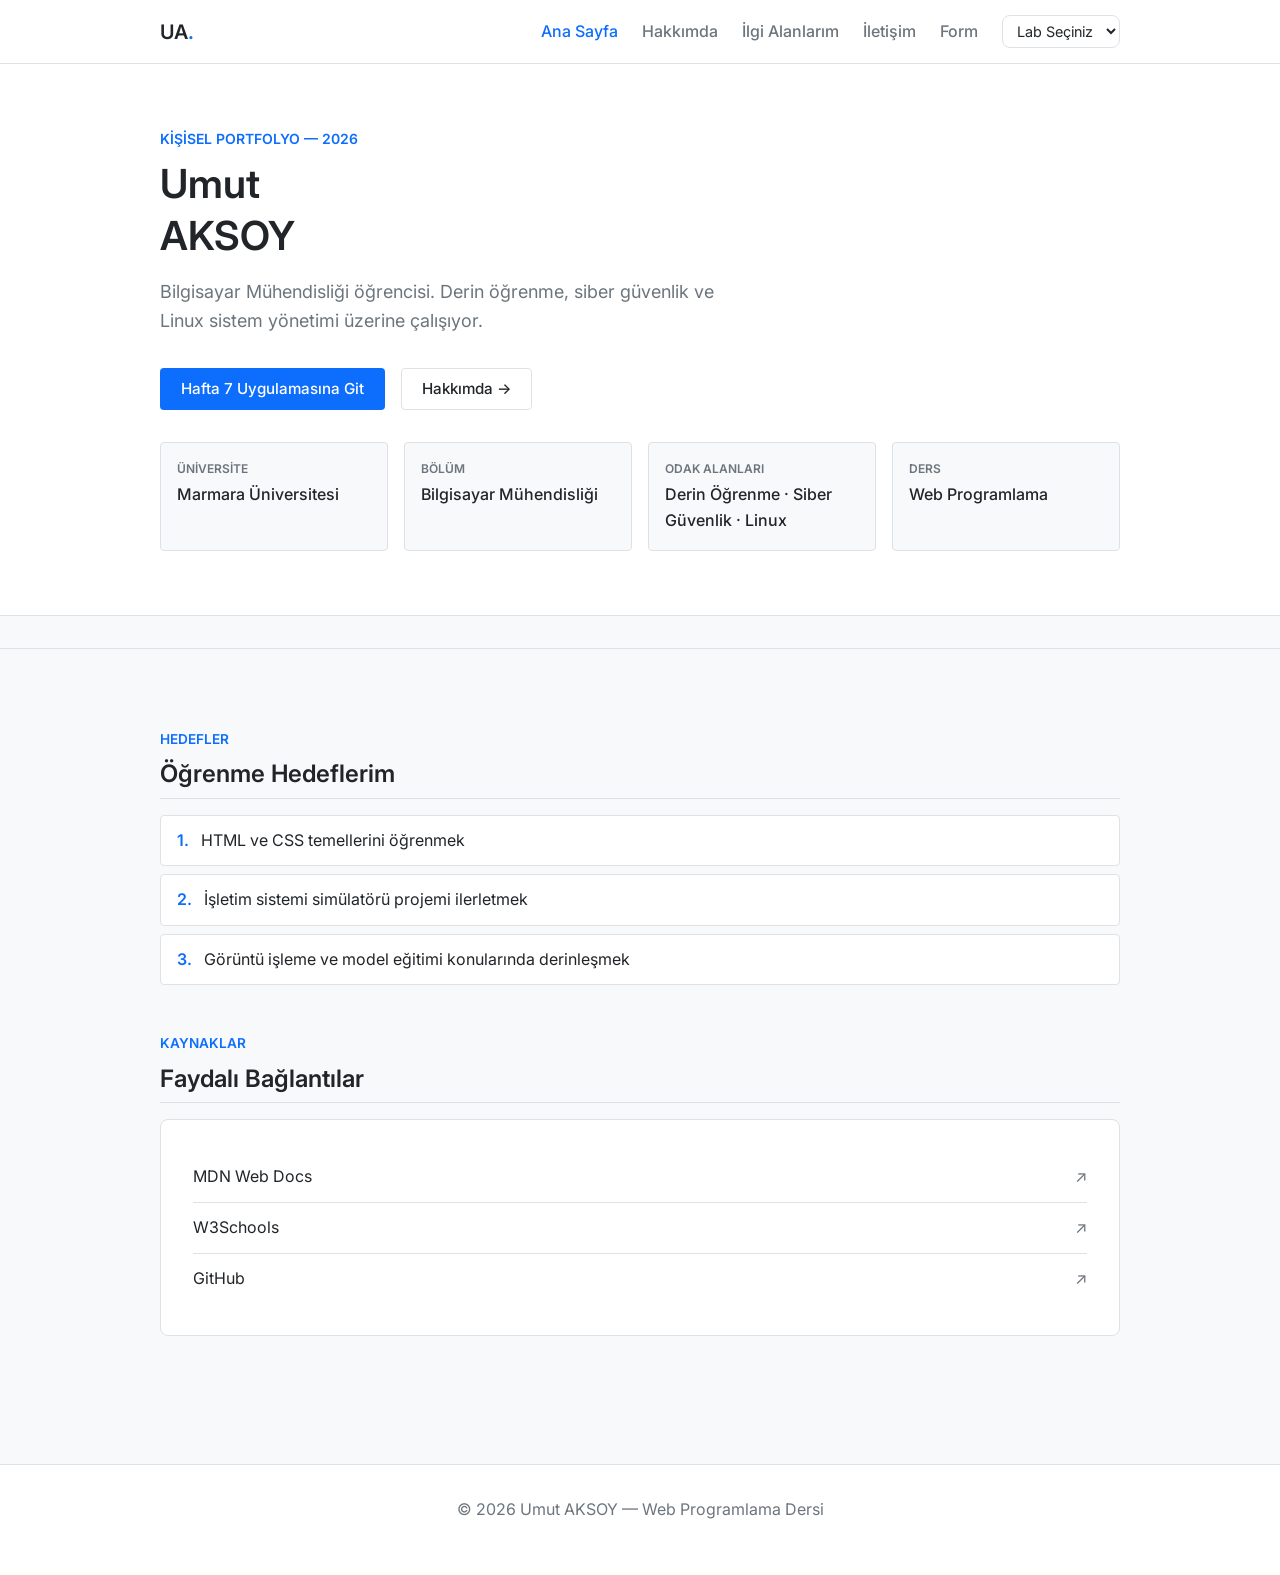
<file: index.html>
<!DOCTYPE html>
<html lang="tr">
<head>
  <meta charset="UTF-8" />
  <meta name="viewport" content="width=device-width, initial-scale=1.0" />
  <title>Umut AKSOY — Kişisel Portfolyo</title>
  <link rel="stylesheet" href="style.css" />
</head>
<body>

  <!-- NAVBAR -->
  <nav class="navbar">
    <div class="container">
      <a href="index.html" class="nav-logo">UA<span>.</span></a>
      <ul class="nav-links">
        <li><a href="index.html" class="active">Ana Sayfa</a></li>
        <li><a href="about.html">Hakkımda</a></li>
        <li><a href="interests.html">İlgi Alanlarım</a></li>
        <li><a href="contact.html">İletişim</a></li>
        <li><a href="contactform.html">Form</a></li>
        <li>
          <select id="labSelector" class="lab-selector">
            <option value="" selected disabled>Lab Seçiniz</option>
            <option value="2">Lab 2</option>
            <option value="3">Lab 3</option>
            <option value="5">Lab 5</option>
            <option value="6-1">Lab 6.1</option>
            <option value="6-2">Lab 6.2</option>
            <option value="7">Lab 7</option>
          </select>
        </li>
      </ul>
    </div>
  </nav>

  <!-- HERO -->
  <section class="index-hero">
    <div class="container">
      <div class="index-hero-content">
        <span class="eyebrow">Kişisel Portfolyo — 2026</span>
        <h1>Umut<br/>AKSOY</h1>
        <p class="subtitle">
          Bilgisayar Mühendisliği öğrencisi. Derin öğrenme, siber güvenlik
          ve Linux sistem yönetimi üzerine çalışıyor.
        </p>
        <div class="hero-actions">
          <a href="lab7.html" class="btn btn-primary">Hafta 7 Uygulamasına Git</a>
          <a href="about.html" class="btn btn-ghost">Hakkımda →</a>
        </div>

        <!-- Hızlı bilgiler -->
        <div class="info-grid">
          <div class="info-cell">
            <div class="label">Üniversite</div>
            <div class="value">Marmara Üniversitesi</div>
          </div>
          <div class="info-cell">
            <div class="label">Bölüm</div>
            <div class="value">Bilgisayar Mühendisliği</div>
          </div>
          <div class="info-cell">
            <div class="label">Odak Alanları</div>
            <div class="value">Derin Öğrenme · Siber Güvenlik · Linux</div>
          </div>
          <div class="info-cell">
            <div class="label">Ders</div>
            <div class="value">Web Programlama</div>
          </div>
        </div>
      </div>
    </div>
  </section>

  <!-- ÖĞRENME HEDEFLERİ -->
  <section class="learning-section">
    <div class="container">
      <div class="section">
        <p class="section-label">Hedefler</p>
        <h2>Öğrenme Hedeflerim</h2>
        <ol class="ordered-list">
          <li>HTML ve CSS temellerini öğrenmek</li>
          <li>İşletim sistemi simülatörü projemi ilerletmek</li>
          <li>Görüntü işleme ve model eğitimi konularında derinleşmek</li>
        </ol>
      </div>

      <div class="section">
        <p class="section-label">Kaynaklar</p>
        <h2>Faydalı Bağlantılar</h2>
        <div class="card">
          <a href="https://developer.mozilla.org/" target="_blank" class="link-row">
            <span>MDN Web Docs</span>
            <span class="arrow">↗</span>
          </a>
          <a href="https://www.w3schools.com/" target="_blank" class="link-row">
            <span>W3Schools</span>
            <span class="arrow">↗</span>
          </a>
          <a href="https://github.com/" target="_blank" class="link-row">
            <span>GitHub</span>
            <span class="arrow">↗</span>
          </a>
        </div>
      </div>
    </div>
  </section>

  <footer class="site-footer">
    <div class="container">
      <p>© 2026 Umut AKSOY — Web Programlama Dersi</p>
    </div>
  </footer>

  <script src="scripts/main.js"></script>
</body>
</html>
</file>
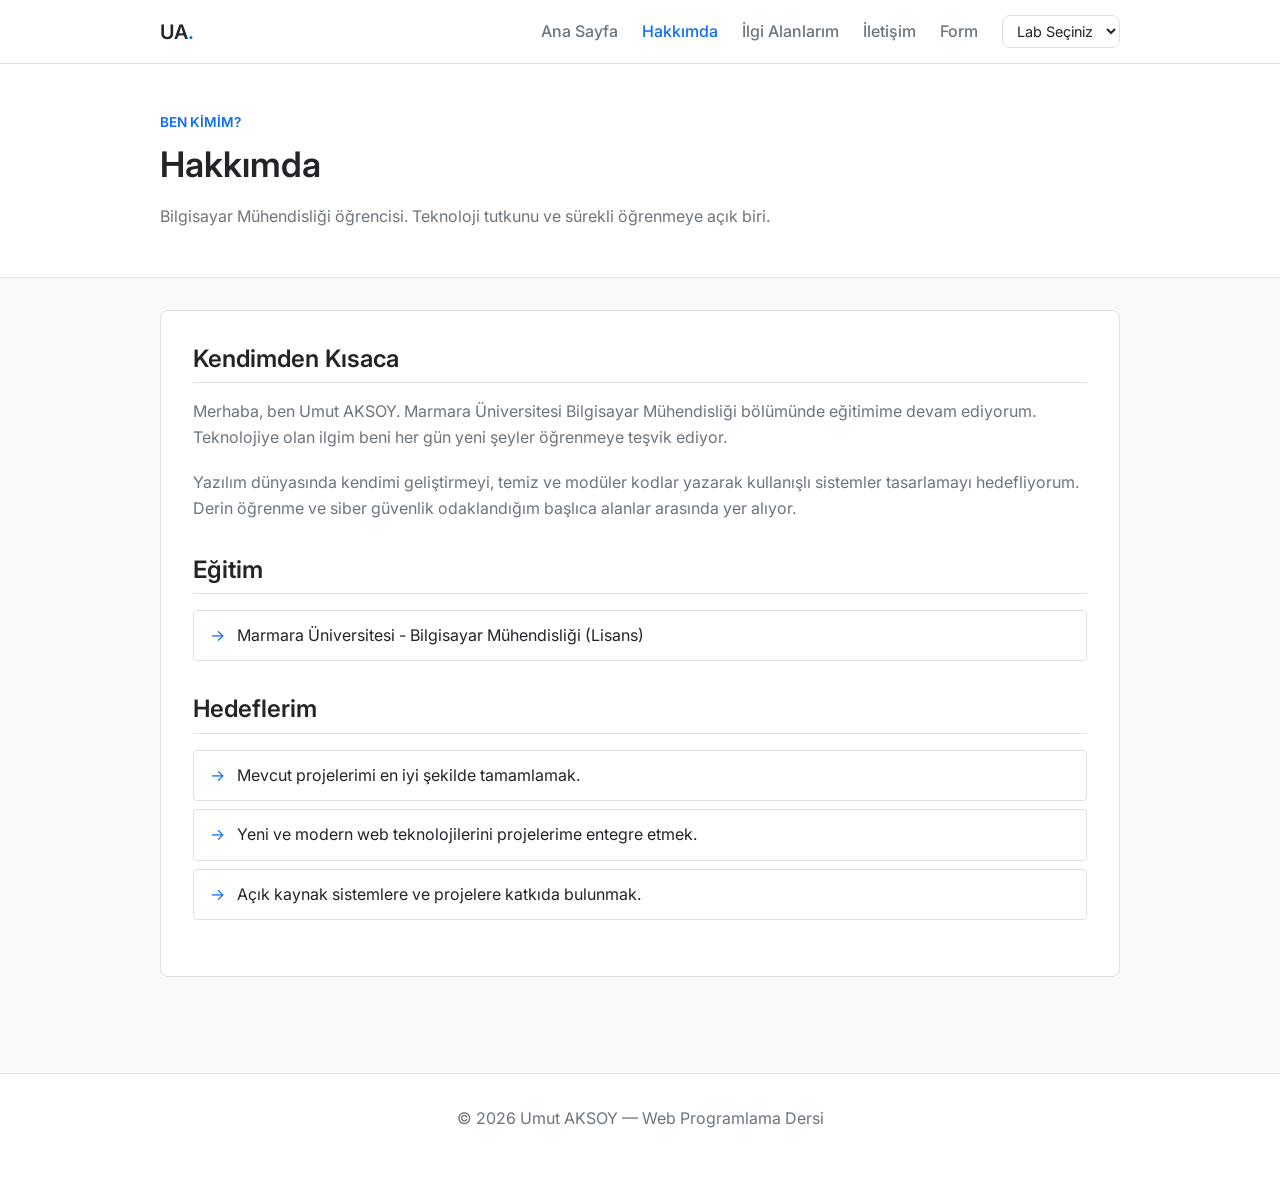
<file: about.html>
<!DOCTYPE html>
<html lang="tr">
<head>
  <meta charset="UTF-8" />
  <meta name="viewport" content="width=device-width, initial-scale=1.0" />
  <title>Hakkımda — Umut AKSOY</title>
  <link rel="stylesheet" href="style.css" />
</head>
<body>

  <!-- NAVBAR -->
  <nav class="navbar">
    <div class="container">
      <a href="index.html" class="nav-logo">UA<span>.</span></a>
      <ul class="nav-links">
        <li><a href="index.html">Ana Sayfa</a></li>
        <li><a href="about.html" class="active">Hakkımda</a></li>
        <li><a href="interests.html">İlgi Alanlarım</a></li>
        <li><a href="contact.html">İletişim</a></li>
        <li><a href="contactform.html">Form</a></li>
        <li>
          <select id="labSelector" class="lab-selector">
            <option value="" selected disabled>Lab Seçiniz</option>
            <option value="2">Lab 2</option>
            <option value="3">Lab 3</option>
            <option value="5">Lab 5</option>
            <option value="6-1">Lab 6.1</option>
            <option value="6-2">Lab 6.2</option>
            <option value="7">Lab 7</option>
          </select>
        </li>
      </ul>
    </div>
  </nav>

  <!-- SAYFA BAŞLIĞI -->
  <div class="page-hero">
    <div class="container">
      <span class="eyebrow">Ben Kimim?</span>
      <h1>Hakkımda</h1>
      <p>Bilgisayar Mühendisliği öğrencisi. Teknoloji tutkunu ve sürekli öğrenmeye açık biri.</p>
    </div>
  </div>

  <div class="page-body">
    <div class="container">
      <div class="card">
        <h2>Kendimden Kısaca</h2>
        <p>Merhaba, ben Umut AKSOY. Marmara Üniversitesi Bilgisayar Mühendisliği bölümünde eğitimime devam ediyorum. Teknolojiye olan ilgim beni her gün yeni şeyler öğrenmeye teşvik ediyor.</p>
        <p>Yazılım dünyasında kendimi geliştirmeyi, temiz ve modüler kodlar yazarak kullanışlı sistemler tasarlamayı hedefliyorum. Derin öğrenme ve siber güvenlik odaklandığım başlıca alanlar arasında yer alıyor.</p>
        
        <h2 style="margin-top: 2rem;">Eğitim</h2>
        <ul class="styled-list">
          <li>Marmara Üniversitesi - Bilgisayar Mühendisliği (Lisans)</li>
        </ul>

        <h2 style="margin-top: 2rem;">Hedeflerim</h2>
        <ul class="styled-list">
          <li>Mevcut projelerimi en iyi şekilde tamamlamak.</li>
          <li>Yeni ve modern web teknolojilerini projelerime entegre etmek.</li>
          <li>Açık kaynak sistemlere ve projelere katkıda bulunmak.</li>
        </ul>
      </div>
    </div>
  </div>

  <footer class="site-footer">
    <div class="container">
      <p>© 2026 Umut AKSOY — Web Programlama Dersi</p>
    </div>
  </footer>

  <script src="scripts/main.js"></script>
</body>
</html>
</file>
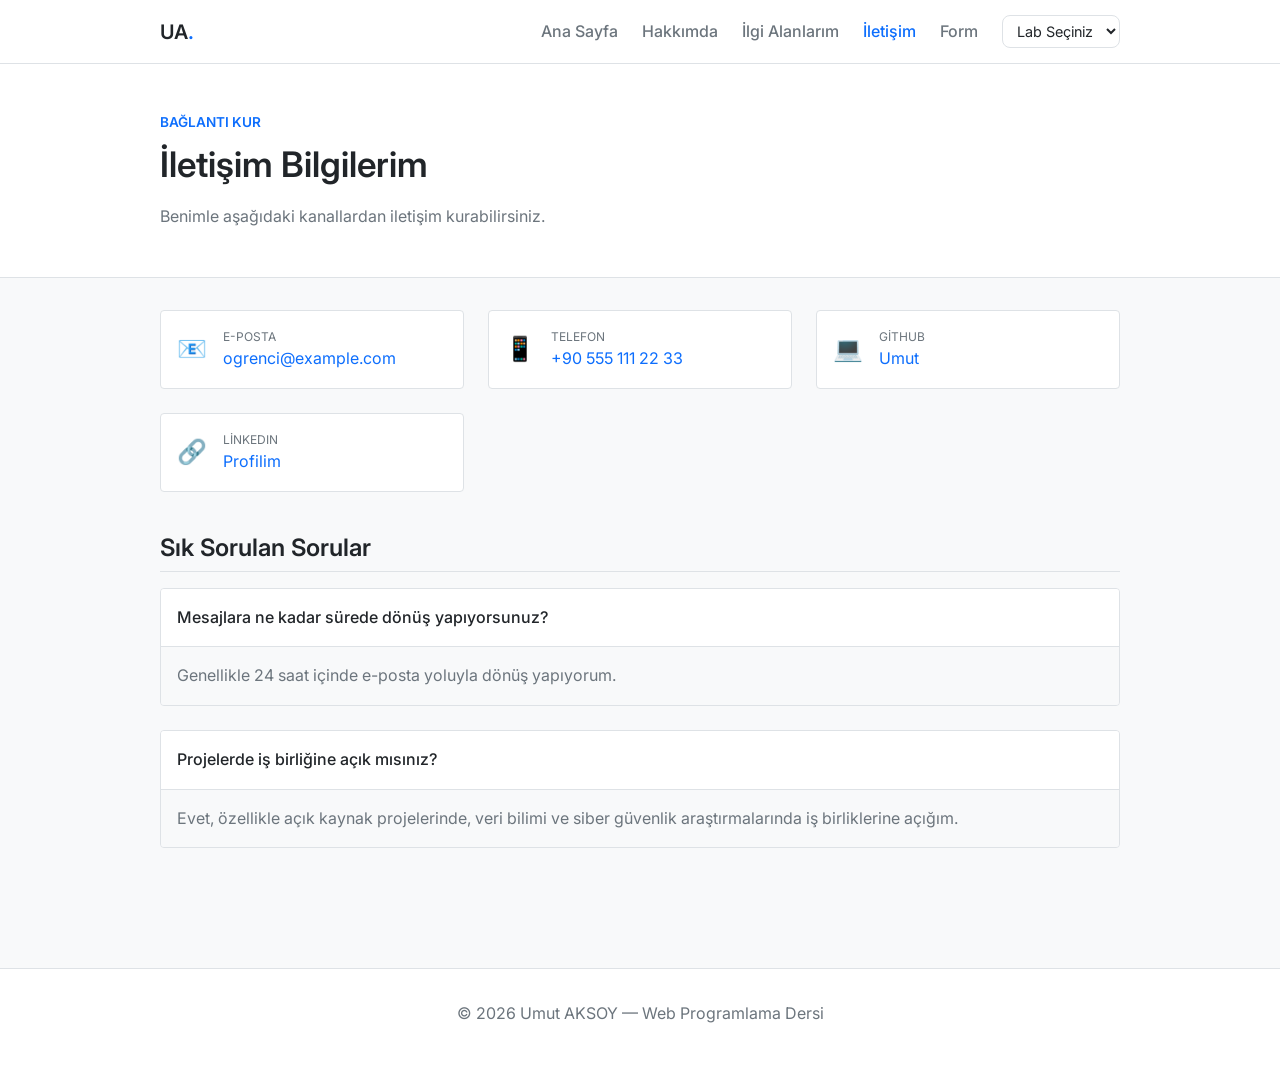
<file: contact.html>
<!DOCTYPE html>
<html lang="tr">
<head>
  <meta charset="UTF-8" />
  <meta name="viewport" content="width=device-width, initial-scale=1.0" />
  <title>İletişim — Umut AKSOY</title>
  <link rel="stylesheet" href="style.css" />
</head>
<body>

  <!-- NAVBAR -->
  <nav class="navbar">
    <div class="container">
      <a href="index.html" class="nav-logo">UA<span>.</span></a>
      <ul class="nav-links">
        <li><a href="index.html">Ana Sayfa</a></li>
        <li><a href="about.html">Hakkımda</a></li>
        <li><a href="interests.html">İlgi Alanlarım</a></li>
        <li><a href="contact.html" class="active">İletişim</a></li>
        <li><a href="contactform.html">Form</a></li>
        <li>
          <select id="labSelector" class="lab-selector">
            <option value="" selected disabled>Lab Seçiniz</option>
            <option value="2">Lab 2</option>
            <option value="3">Lab 3</option>
            <option value="5">Lab 5</option>
            <option value="6-1">Lab 6.1</option>
            <option value="6-2">Lab 6.2</option>
            <option value="7">Lab 7</option>
          </select>
        </li>
      </ul>
    </div>
  </nav>

  <!-- SAYFA BAŞLIĞI -->
  <div class="page-hero">
    <div class="container">
      <span class="eyebrow">Bağlantı Kur</span>
      <h1>İletişim Bilgilerim</h1>
      <p>Benimle aşağıdaki kanallardan iletişim kurabilirsiniz.</p>
    </div>
  </div>

  <div class="page-body">
    <div class="container">
        
      <div class="two-col" style="margin-bottom: 40px;">
        <div class="contact-item">
          <div class="contact-icon">📧</div>
          <div class="contact-info">
            <span>E-posta</span>
            <a href="mailto:ogrenci@example.com">ogrenci@example.com</a>
          </div>
        </div>
        <div class="contact-item">
          <div class="contact-icon">📱</div>
          <div class="contact-info">
            <span>Telefon</span>
            <a href="tel:+905551112233">+90 555 111 22 33</a>
          </div>
        </div>
        <div class="contact-item">
          <div class="contact-icon">💻</div>
          <div class="contact-info">
            <span>GitHub</span>
            <a href="https://github.com/Umut" target="_blank">Umut</a>
          </div>
        </div>
        <div class="contact-item">
          <div class="contact-icon">🔗</div>
          <div class="contact-info">
            <span>LinkedIn</span>
            <a href="#" target="_blank">Profilim</a>
          </div>
        </div>
      </div>

      <div class="section">
        <h2>Sık Sorulan Sorular</h2>
        <div class="styled-list" style="gap: 16px;">
          <div class="faq-item">
            <div class="faq-question">Mesajlara ne kadar sürede dönüş yapıyorsunuz?</div>
            <div class="faq-answer">Genellikle 24 saat içinde e-posta yoluyla dönüş yapıyorum.</div>
          </div>
          <div class="faq-item">
            <div class="faq-question">Projelerde iş birliğine açık mısınız?</div>
            <div class="faq-answer">Evet, özellikle açık kaynak projelerinde, veri bilimi ve siber güvenlik araştırmalarında iş birliklerine açığım.</div>
          </div>
        </div>
      </div>

    </div>
  </div>

  <footer class="site-footer">
    <div class="container">
      <p>© 2026 Umut AKSOY — Web Programlama Dersi</p>
    </div>
  </footer>

  <script src="scripts/main.js"></script>
</body>
</html>


  <script>
    document.addEventListener('DOMContentLoaded', function() {
      const labSelector = document.getElementById('labSelector');
      if (labSelector) {
        labSelector.addEventListener('change', function() {
          if (this.value) {
            window.location.href = `lab${this.value}.html`;
          }
        });
      }
    });
  </script>
</body>
</html>
</file>
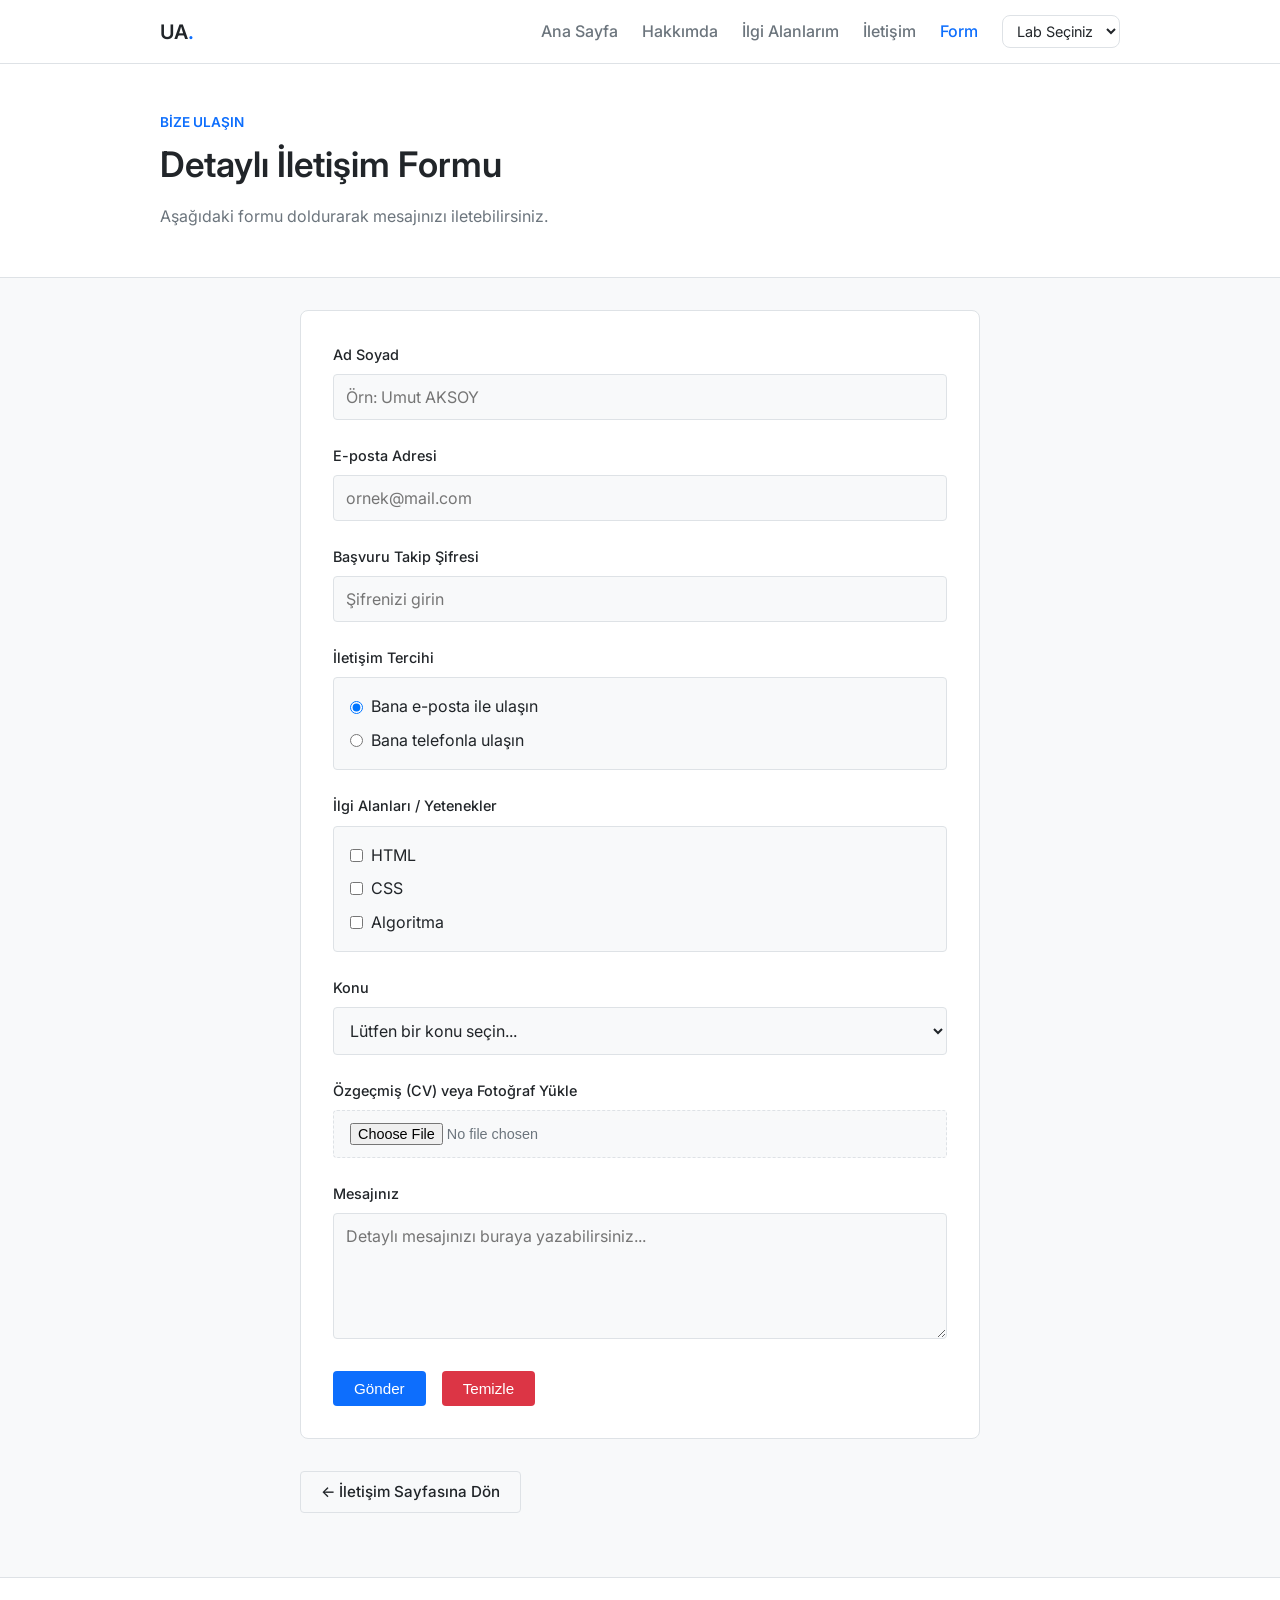
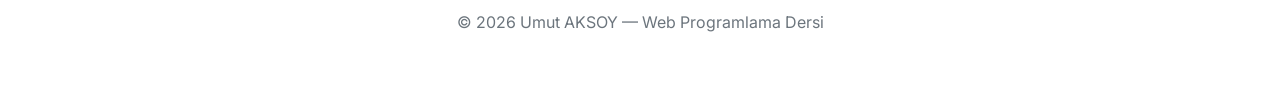
<file: contactform.html>
<!DOCTYPE html>
<html lang="tr">
<head>
  <meta charset="UTF-8" />
  <meta name="viewport" content="width=device-width, initial-scale=1.0" />
  <title>İletişim Formu — Umut AKSOY</title>
  <link rel="stylesheet" href="style.css" />
</head>
<body>

  <!-- NAVBAR -->
  <nav class="navbar">
    <div class="container">
      <a href="index.html" class="nav-logo">UA<span>.</span></a>
      <ul class="nav-links">
        <li><a href="index.html">Ana Sayfa</a></li>
        <li><a href="about.html">Hakkımda</a></li>
        <li><a href="interests.html">İlgi Alanlarım</a></li>
        <li><a href="contact.html">İletişim</a></li>
        <li><a href="contactform.html" class="active">Form</a></li>
        <li>
          <select id="labSelector" class="lab-selector">
            <option value="" selected disabled>Lab Seçiniz</option>
            <option value="2">Lab 2</option>
            <option value="3">Lab 3</option>
            <option value="5">Lab 5</option>
            <option value="6-1">Lab 6.1</option>
            <option value="6-2">Lab 6.2</option>
            <option value="7">Lab 7</option>
          </select>
        </li>
      </ul>
    </div>
  </nav>

  <!-- SAYFA BAŞLIĞI -->
  <div class="page-hero">
    <div class="container">
      <span class="eyebrow">Bize Ulaşın</span>
      <h1>Detaylı İletişim Formu</h1>
      <p>Aşağıdaki formu doldurarak mesajınızı iletebilirsiniz.</p>
    </div>
  </div>

  <div class="page-body">
    <div class="container form-container">
      <div class="card">
        <form action="#" method="POST">

          <!-- Ad Soyad -->
          <div class="form-group">
            <label class="form-label" for="fullname">Ad Soyad</label>
            <input class="form-control" type="text" id="fullname" name="fullname"
                   placeholder="Örn: Umut AKSOY" required />
          </div>

          <!-- E-posta -->
          <div class="form-group">
            <label class="form-label" for="email">E-posta Adresi</label>
            <input class="form-control" type="email" id="email" name="email"
                   placeholder="ornek@mail.com" required />
          </div>

          <!-- Şifre -->
          <div class="form-group">
            <label class="form-label" for="password">Başvuru Takip Şifresi</label>
            <input class="form-control" type="password" id="password" name="password"
                   placeholder="Şifrenizi girin" />
          </div>

          <!-- İletişim tercihi -->
          <div class="form-group">
            <label class="form-label">İletişim Tercihi</label>
            <div class="options-group">
              <label class="option-item">
                <input type="radio" name="contact_method" value="email" checked />
                Bana e-posta ile ulaşın
              </label>
              <label class="option-item">
                <input type="radio" name="contact_method" value="phone" />
                Bana telefonla ulaşın
              </label>
            </div>
          </div>

          <!-- İlgi Alanları -->
          <div class="form-group">
            <label class="form-label">İlgi Alanları / Yetenekler</label>
            <div class="options-group">
              <label class="option-item">
                <input type="checkbox" name="skills" value="html" />
                HTML
              </label>
              <label class="option-item">
                <input type="checkbox" name="skills" value="css" />
                CSS
              </label>
              <label class="option-item">
                <input type="checkbox" name="skills" value="algorithm" />
                Algoritma
              </label>
            </div>
          </div>

          <!-- Konu -->
          <div class="form-group">
            <label class="form-label" for="subject">Konu</label>
            <select class="form-control" id="subject" name="subject" required>
              <option value="" disabled selected>Lütfen bir konu seçin...</option>
              <option value="is_teklifi">İş Teklifi</option>
              <option value="soru">Soru</option>
              <option value="geri_bildirim">Geri Bildirim</option>
            </select>
          </div>

          <!-- CV Yükleme -->
          <div class="form-group">
            <label class="form-label" for="resume">Özgeçmiş (CV) veya Fotoğraf Yükle</label>
            <div class="file-input-wrapper">
              <input type="file" id="resume" name="resume" />
            </div>
          </div>

          <!-- Mesaj -->
          <div class="form-group">
            <label class="form-label" for="message">Mesajınız</label>
            <textarea class="form-control" id="message" name="message" rows="5"
                      placeholder="Detaylı mesajınızı buraya yazabilirsiniz..." required></textarea>
          </div>

          <!-- Butonlar -->
          <div class="btn-group">
            <button type="submit" class="btn btn-primary">Gönder</button>
            <button type="reset"  class="btn btn-danger">Temizle</button>
          </div>

        </form>
      </div>

      <div class="back-link-container">
        <a href="contact.html" class="btn btn-ghost">← İletişim Sayfasına Dön</a>
      </div>
    </div>
  </div>

  <footer class="site-footer">
    <div class="container">
      <p>© 2026 Umut AKSOY — Web Programlama Dersi</p>
    </div>
  </footer>

  <script src="scripts/main.js"></script>
</body>
</html>
</file>
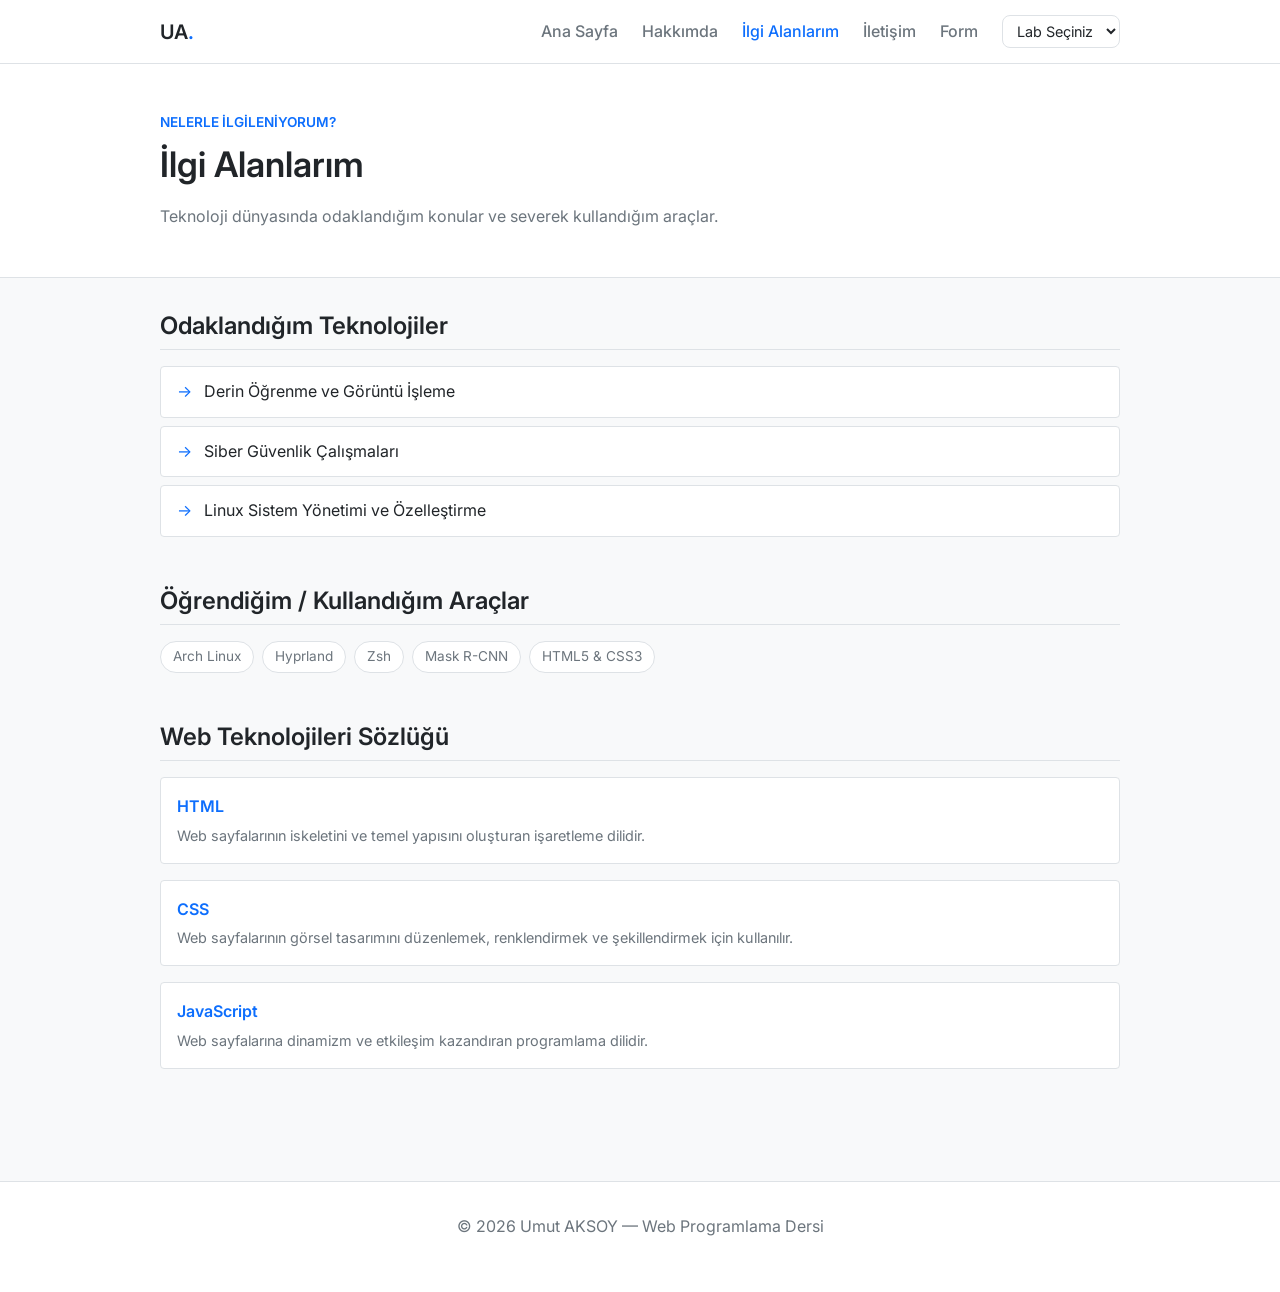
<file: interests.html>
<!DOCTYPE html>
<html lang="tr">
<head>
  <meta charset="UTF-8" />
  <meta name="viewport" content="width=device-width, initial-scale=1.0" />
  <title>İlgi Alanlarım — Umut AKSOY</title>
  <link rel="stylesheet" href="style.css" />
</head>
<body>

  <!-- NAVBAR -->
  <nav class="navbar">
    <div class="container">
      <a href="index.html" class="nav-logo">UA<span>.</span></a>
      <ul class="nav-links">
        <li><a href="index.html">Ana Sayfa</a></li>
        <li><a href="about.html">Hakkımda</a></li>
        <li><a href="interests.html" class="active">İlgi Alanlarım</a></li>
        <li><a href="contact.html">İletişim</a></li>
        <li><a href="contactform.html">Form</a></li>
        <li>
          <select id="labSelector" class="lab-selector">
            <option value="" selected disabled>Lab Seçiniz</option>
            <option value="2">Lab 2</option>
            <option value="3">Lab 3</option>
            <option value="5">Lab 5</option>
            <option value="6-1">Lab 6.1</option>
            <option value="6-2">Lab 6.2</option>
            <option value="7">Lab 7</option>
          </select>
        </li>
      </ul>
    </div>
  </nav>

  <!-- SAYFA BAŞLIĞI -->
  <div class="page-hero">
    <div class="container">
      <span class="eyebrow">Nelerle İlgileniyorum?</span>
      <h1>İlgi Alanlarım</h1>
      <p>Teknoloji dünyasında odaklandığım konular ve severek kullandığım araçlar.</p>
    </div>
  </div>

  <div class="page-body">
    <div class="container">
      
      <div class="section">
        <h2>Odaklandığım Teknolojiler</h2>
        <ul class="styled-list">
          <li>Derin Öğrenme ve Görüntü İşleme</li>
          <li>Siber Güvenlik Çalışmaları</li>
          <li>Linux Sistem Yönetimi ve Özelleştirme</li>
        </ul>
      </div>

      <div class="section">
        <h2>Öğrendiğim / Kullandığım Araçlar</h2>
        <div class="tag-row">
           <span class="tag">Arch Linux</span>
           <span class="tag">Hyprland</span>
           <span class="tag">Zsh</span>
           <span class="tag">Mask R-CNN</span>
           <span class="tag">HTML5 & CSS3</span>
        </div>
      </div>

      <div class="section">
        <h2>Web Teknolojileri Sözlüğü</h2>
        <div class="term-list">
          <div class="term-item">
            <dt>HTML</dt>
            <dd>Web sayfalarının iskeletini ve temel yapısını oluşturan işaretleme dilidir.</dd>
          </div>
          <div class="term-item">
            <dt>CSS</dt>
            <dd>Web sayfalarının görsel tasarımını düzenlemek, renklendirmek ve şekillendirmek için kullanılır.</dd>
          </div>
          <div class="term-item">
            <dt>JavaScript</dt>
            <dd>Web sayfalarına dinamizm ve etkileşim kazandıran programlama dilidir.</dd>
          </div>
        </div>
      </div>

    </div>
  </div>

  <footer class="site-footer">
    <div class="container">
      <p>© 2026 Umut AKSOY — Web Programlama Dersi</p>
    </div>
  </footer>

  <script src="scripts/main.js"></script>
</body>
</html>
</file>
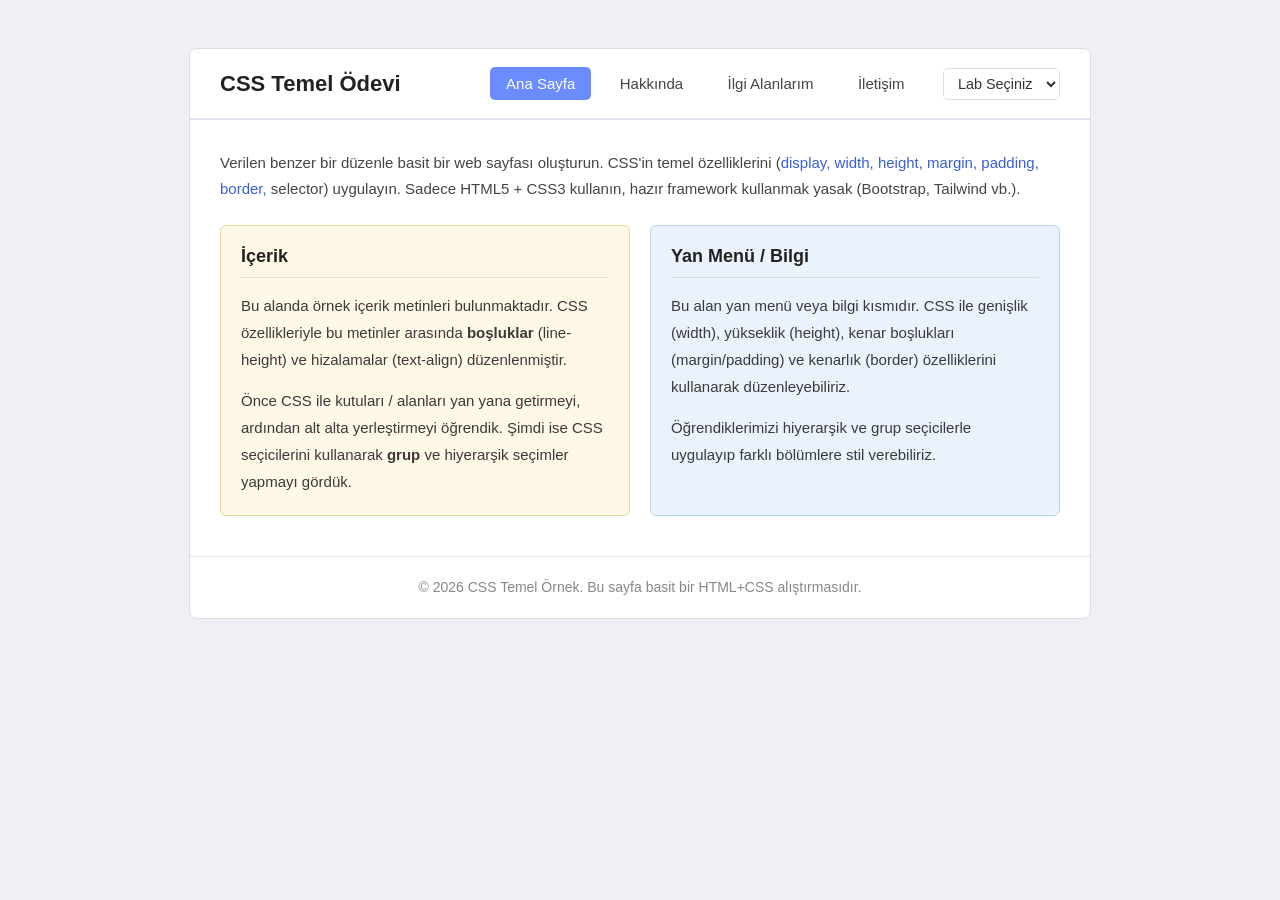
<file: lab2.html>
<!DOCTYPE html>
<html lang="tr">
<head>
  <meta charset="UTF-8" />
  <meta name="viewport" content="width=device-width, initial-scale=1.0" />
  <title>Web Lab 2 - CSS Ödevi | Umut AKSOY</title>
  <style>
    /* Grup seçici */
    h1, h2, p {
      margin: 0;
      padding: 0;
    }

    body {
      background-color: #eef0f5;
      font-family: Arial, sans-serif;
      font-size: 16px;
      color: #333;
      padding: 40px 20px;
    }

    /* Portfolyo geri dönüş navigasyonu */
    .site-nav {
      max-width: 900px;
      margin: 0 auto 20px auto;
    }

    .site-nav ul {
      list-style: none;
      margin: 0;
      padding: 0;
    }

    .site-nav ul li {
      display: inline-block;
      margin-right: 6px;
    }

    /* Hiyerarşik seçici 1 */
    .site-nav ul li a {
      text-decoration: none;
      color: #3a5fd9;
      font-size: 14px;
    }

    .site-nav ul li a:hover {
      text-decoration: underline;
    }

    /* Ana kapsayıcı */
    .wrapper {
      max-width: 900px;
      margin: 0 auto;
      background-color: #fff;
      border: 1px solid #ddd;
      border-radius: 8px;
      overflow: hidden;
    }

    /* ── LAB NAV ── */
    nav.lab-nav {
      display: flex;
      align-items: center;
      justify-content: space-between;
      padding: 18px 30px;
      border-bottom: 2px solid #e0e4f0;
      background-color: #fff;
    }

    nav.lab-nav .logo {
      font-size: 22px;
      font-weight: bold;
      color: #222;
    }

    nav.lab-nav ul {
      list-style: none;
      margin: 0;
      padding: 0;
    }

    nav.lab-nav ul li {
      display: inline-block;
      margin-left: 8px;
    }

    /* Hiyerarşik seçici 2 */
    nav.lab-nav ul li a {
      display: inline-block;
      padding: 8px 16px;
      text-decoration: none;
      color: #444;
      border-radius: 5px;
      font-size: 15px;
    }

    nav.lab-nav ul li a:hover {
      color: #3a5fd9;
      background-color: #eef1fb;
    }

    nav.lab-nav ul li a.active {
      background-color: #6b8cff;
      color: #fff;
    }

    /* ── MAIN ── */
    main {
      padding: 30px;
    }

    header.lab-header {
      margin-bottom: 24px;
    }

    /* Hiyerarşik seçici 3 */
    header.lab-header p {
      font-size: 15px;
      color: #444;
      line-height: 1.7;
      text-align: left;
    }

    header.lab-header p span {
      color: #3a5fd9;
    }

    /* ── İKİ SÜTUN ── */
    .columns {
      display: flex;
      gap: 20px;
      margin-bottom: 10px;
    }

    .content-box, .sidebar-box {
      flex: 1;
      border-radius: 6px;
      padding: 20px;
    }

    .content-box {
      background-color: #fff8e7;
      border: 1px solid #e8d9a0;
    }

    .sidebar-box {
      background-color: #eaf3fb;
      border: 1px solid #b8d4e8;
    }

    /* Grup seçici */
    .content-box h2, .sidebar-box h2 {
      font-size: 18px;
      color: #222;
      margin-bottom: 14px;
      padding-bottom: 10px;
      border-bottom: 1px solid rgba(0,0,0,0.1);
    }

    /* Hiyerarşik seçici 4 */
    .content-box p {
      font-size: 15px;
      color: #3a3a3a;
      line-height: 1.8;
      text-align: left;
      margin-bottom: 14px;
    }

    /* Hiyerarşik seçici 5 */
    .sidebar-box p {
      font-size: 15px;
      color: #3a3a3a;
      line-height: 1.8;
      text-align: left;
      margin-bottom: 14px;
    }

    .content-box p:last-child,
    .sidebar-box p:last-child {
      margin-bottom: 0;
    }

    /* ── FOOTER ── */
    footer.lab-footer {
      border-top: 1px solid #e0e4f0;
      padding: 20px 30px;
      text-align: center;
    }

    footer.lab-footer p {
      font-size: 14px;
      color: #888;
      line-height: 1.5;
    }
  </style>
</head>
<body>

  <!-- Portfolyo sitesine geri dönüş -->
  <!-- <div class="site-nav">
    <ul>
      <li><a href="index.html">← Ana Sayfa</a></li>
      <li><a href="about.html">Hakkımda</a></li>
      <li><a href="interests.html">İlgi Alanlarım</a></li>
      <li><a href="contact.html">İletişim</a></li>
    </ul>
  </div> -->

  <div class="wrapper">

    <nav class="lab-nav">
      <span class="logo">CSS Temel Ödevi</span>
      <ul>
        <li><a href="index.html" class="active">Ana Sayfa</a></li>
        <li><a href="about.html">Hakkında</a></li>
        <li><a href="interests.html">İlgi Alanlarım</a></li>
        <li><a href="contact.html">İletişim</a></li>
      <li>
          <select id="labSelector" style="padding: 6px 10px; border-radius: 6px; border: 1px solid #ddd; background: #fff; color: #333; font-size: 0.9rem; cursor: pointer; margin-left: 10px;">
            <option value="" selected disabled>Lab Seçiniz</option>
            <option value="2">Lab 2</option>
            <option value="3">Lab 3</option>
            <option value="5">Lab 5</option>
            <option value="6-1">Lab 6.1</option>
            <option value="6-2">Lab 6.2</option>
            <option value="7">Lab 7</option>
          </select>
        </li>
      </ul>
    </nav>

    <main>

      <header class="lab-header">
        <p>
          Verilen benzer bir düzenle basit bir web sayfası oluşturun. CSS'in temel özelliklerini
          (<span>display, width, height, margin, padding, border,</span> selector) uygulayın.
          Sadece HTML5 + CSS3 kullanın, hazır framework kullanmak yasak (Bootstrap, Tailwind vb.).
        </p>
      </header>

      <div class="columns">

        <div class="content-box">
          <h2>İçerik</h2>
          <p>
            Bu alanda örnek içerik metinleri bulunmaktadır. CSS özellikleriyle bu metinler arasında
            <strong>boşluklar</strong> (line-height) ve hizalamalar (text-align) düzenlenmiştir.
          </p>
          <p>
            Önce CSS ile kutuları / alanları yan yana getirmeyi, ardından alt alta yerleştirmeyi
            öğrendik. Şimdi ise CSS seçicilerini kullanarak <strong>grup</strong> ve hiyerarşik
            seçimler yapmayı gördük.
          </p>
        </div>

        <div class="sidebar-box">
          <h2>Yan Menü / Bilgi</h2>
          <p>
            Bu alan yan menü veya bilgi kısmıdır. CSS ile genişlik (width), yükseklik (height),
            kenar boşlukları (margin/padding) ve kenarlık (border) özelliklerini kullanarak
            düzenleyebiliriz.
          </p>
          <p>
            Öğrendiklerimizi hiyerarşik ve grup seçicilerle uygulayıp farklı bölümlere
            stil verebiliriz.
          </p>
        </div>

      </div>

    </main>

    <footer class="lab-footer">
      <p>© 2026 CSS Temel Örnek. Bu sayfa basit bir HTML+CSS alıştırmasıdır.</p>
    </footer>

  </div>


  <script>
    document.addEventListener('DOMContentLoaded', function() {
      const labSelector = document.getElementById('labSelector');
      if (labSelector) {
        labSelector.addEventListener('change', function() {
          if (this.value) {
            window.location.href = `lab${this.value}.html`;
          }
        });
      }
    });
  </script>
</body>
</html>
</file>
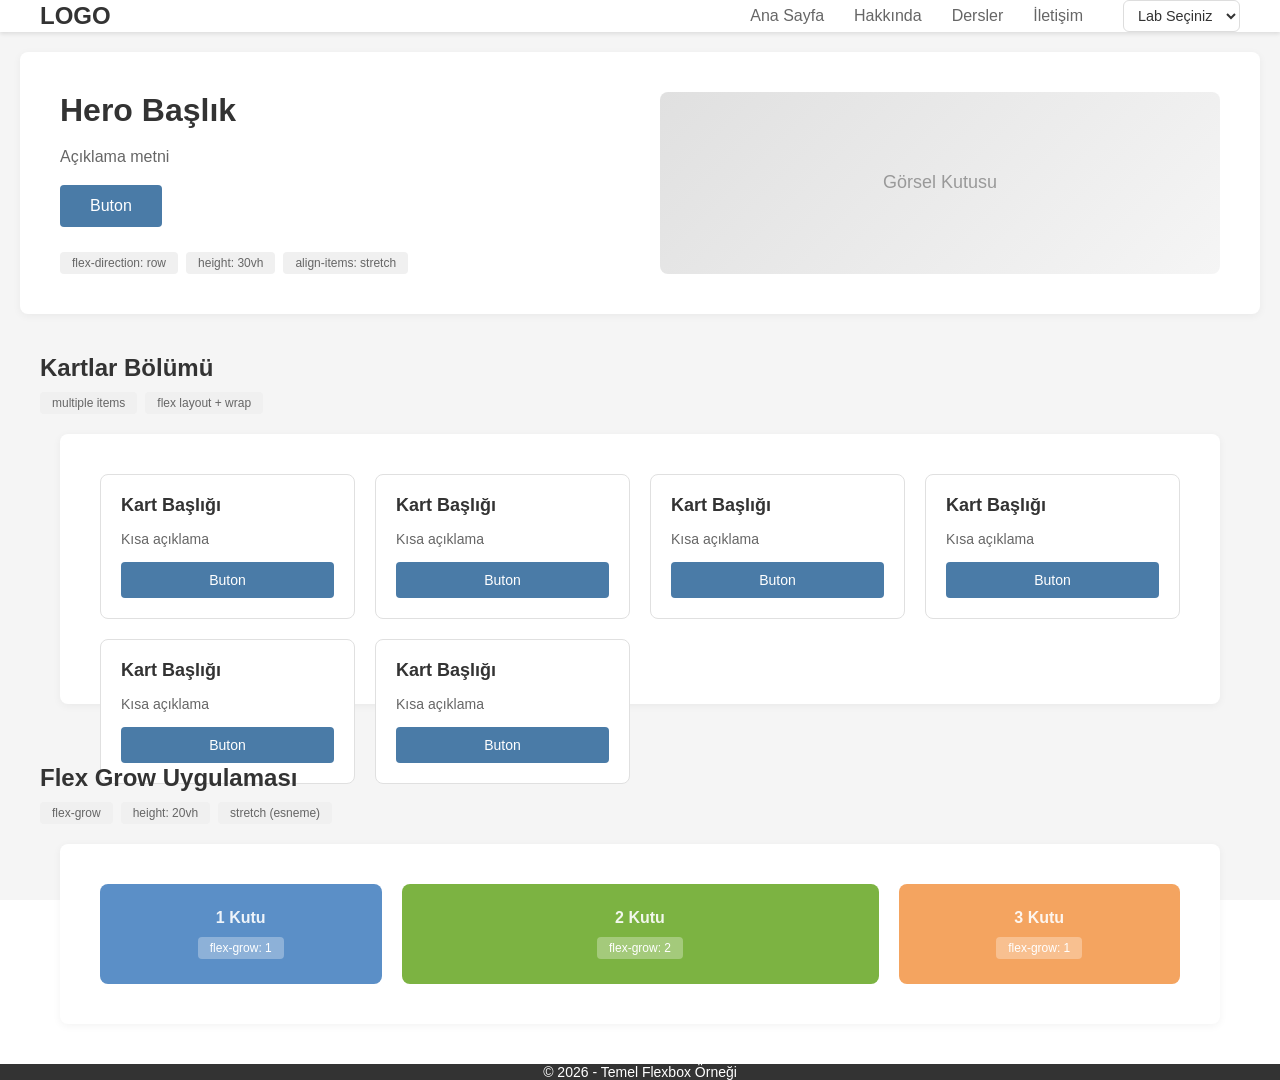
<file: lab3.html>
<!DOCTYPE html>
<html lang="tr">
<head>
    <meta charset="UTF-8">
    <meta name="viewport" content="width=device-width, initial-scale=1.0">
    <title>Flexbox Lab Uygulaması</title>
    <style>
        * {
            margin: 0;
            padding: 0;
            box-sizing: border-box;
        }

        body {
            font-family: -apple-system, BlinkMacSystemFont, 'Segoe UI', Roboto, Oxygen, Ubuntu, Cantarell, sans-serif;
            color: #333;
        }

        /* Wrapper - Ana Kapsayıcı (100vh, flex column) */
        .wrapper {
            display: flex;
            flex-direction: column;
            height: 100vh;
            background: #f5f5f5;
        }

        /* 1) NAVBAR */
        .navbar {
            display: flex;
            justify-content: space-between;
            align-items: center;
            height: 10vh;
            background: #ffffff;
            padding: 0 40px;
            box-shadow: 0 2px 4px rgba(0, 0, 0, 0.1);
        }

        .logo {
            font-size: 24px;
            font-weight: bold;
            color: #333;
        }

        .nav-links {
            display: flex;
            gap: 30px;
            align-items: center;
        }

        .nav-links a {
            text-decoration: none;
            color: #666;
            font-weight: 500;
            transition: color 0.3s;
        }

        .nav-links a:hover {
            color: #4a7ba7;
        }

        /* 2) HERO SECTION */
        .hero {
            display: flex;
            flex-direction: row;
            justify-content: space-between;
            align-items: stretch;
            height: 30vh;
            padding: 40px;
            gap: 40px;
            background: #ffffff;
            margin: 20px;
            border-radius: 8px;
            box-shadow: 0 2px 8px rgba(0, 0, 0, 0.05);
        }

        .hero-content {
            display: flex;
            flex-direction: column;
            justify-content: center;
            flex: 1;
            gap: 15px;
        }

        .hero-title {
            font-size: 32px;
            font-weight: bold;
            color: #333;
        }

        .hero-text {
            font-size: 16px;
            color: #666;
            line-height: 1.6;
        }

        .hero-button {
            align-self: flex-start;
            padding: 12px 30px;
            background: #4a7ba7;
            color: white;
            border: none;
            border-radius: 4px;
            cursor: pointer;
            font-size: 16px;
            font-weight: 500;
            transition: background 0.3s;
        }

        .hero-button:hover {
            background: #3a5a87;
        }

        .hero-image {
            flex: 1;
            background: linear-gradient(135deg, #e0e0e0 0%, #f5f5f5 100%);
            border-radius: 8px;
            display: flex;
            align-items: center;
            justify-content: center;
            color: #999;
            font-size: 18px;
            min-width: 300px;
        }

        /* 3) KARTLAR BÖLÜMÜ */
        .cards-section {
            display: flex;
            flex-wrap: wrap;
            gap: 20px;
            height: 30vh;
            padding: 40px;
            background: #ffffff;
            margin: 20px;
            border-radius: 8px;
            box-shadow: 0 2px 8px rgba(0, 0, 0, 0.05);
            align-content: flex-start;
        }

        .card {
            flex: 0 1 calc(25% - 15px);
            background: white;
            border: 1px solid #e0e0e0;
            border-radius: 8px;
            padding: 20px;
            display: flex;
            flex-direction: column;
            gap: 15px;
            transition: box-shadow 0.3s;
        }

        .card:hover {
            box-shadow: 0 4px 12px rgba(0, 0, 0, 0.1);
        }

        .card-title {
            font-size: 18px;
            font-weight: bold;
            color: #333;
        }

        .card-text {
            font-size: 14px;
            color: #666;
            flex: 1;
        }

        .card-button {
            padding: 10px 20px;
            background: #4a7ba7;
            color: white;
            border: none;
            border-radius: 4px;
            cursor: pointer;
            font-size: 14px;
            font-weight: 500;
            transition: background 0.3s;
        }

        .card-button:hover {
            background: #3a5a87;
        }

        /* 4) FLEX GROW UYGULAMASI */
        .flex-grow-section {
            display: flex;
            flex-direction: row;
            gap: 20px;
            height: 20vh;
            padding: 40px;
            background: #ffffff;
            margin: 20px;
            border-radius: 8px;
            box-shadow: 0 2px 8px rgba(0, 0, 0, 0.05);
            align-items: stretch;
        }

        .flex-grow-box {
            display: flex;
            flex-direction: column;
            justify-content: center;
            align-items: center;
            gap: 10px;
            border-radius: 8px;
            color: white;
            font-weight: bold;
            font-size: 18px;
        }

        .box1 {
            flex-grow: 1;
            background: #5b8fc7;
        }

        .box2 {
            flex-grow: 2;
            background: #7cb342;
        }

        .box3 {
            flex-grow: 1;
            background: #f4a460;
        }

        .box-label {
            font-size: 16px;
            opacity: 0.9;
        }

        /* 5) FOOTER */
        .footer {
            display: flex;
            justify-content: center;
            align-items: center;
            height: 10vh;
            background: #333;
            color: white;
            font-size: 14px;
        }

        /* Info Tags Styling */
        .info-tags {
            display: flex;
            flex-wrap: wrap;
            gap: 8px;
            margin-top: 10px;
        }

        .tag {
            display: inline-block;
            padding: 4px 12px;
            background: #f0f0f0;
            color: #666;
            border-radius: 4px;
            font-size: 12px;
            font-weight: 500;
        }

        .section-title {
            font-size: 24px;
            font-weight: bold;
            color: #333;
            margin-bottom: 10px;
        }

        /* Responsive adjustments */
        @media (max-width: 1024px) {
            .card {
                flex: 0 1 calc(33.33% - 15px);
            }
        }

        @media (max-width: 768px) {
            .card {
                flex: 0 1 calc(50% - 15px);
            }

            .hero {
                flex-direction: column;
            }

            .flex-grow-section {
                flex-direction: column;
            }

            .nav-links {
                gap: 15px;
            }
        }
    </style>
</head>
<body>
    <div class="wrapper">
        <!-- 1) NAVBAR -->
        <nav class="navbar">
            <div class="logo">LOGO</div>
            <div class="nav-links" style="list-style: none;">
                <li><a href="index.html" class="active">Ana Sayfa</a></li>
                <li><a href="#about">Hakkında</a></li>
                <li><a href="#services">Dersler</a></li>
                <li><a href="#contact">İletişim</a></li>
                <li>
                  <select id="labSelector" style="padding: 6px 10px; border-radius: 6px; border: 1px solid #ddd; background: #fff; color: #333; font-size: 0.9rem; cursor: pointer; margin-left: 10px;">
                    <option value="" selected disabled>Lab Seçiniz</option>
                    <option value="2">Lab 2</option>
                    <option value="3">Lab 3</option>
                    <option value="5">Lab 5</option>
                    <option value="6-1">Lab 6.1</option>
                    <option value="6-2">Lab 6.2</option>
                    <option value="7">Lab 7</option>
                  </select>
                </li>
            </div>
        </nav>

        <!-- 2) HERO SECTION -->
        <section class="hero">
            <div class="hero-content">
                <h1 class="hero-title">Hero Başlık</h1>
                <p class="hero-text">Açıklama metni</p>
                <button class="hero-button">Buton</button>
                <div class="info-tags">
                    <span class="tag">flex-direction: row</span>
                    <span class="tag">height: 30vh</span>
                    <span class="tag">align-items: stretch</span>
                </div>
            </div>
            <div class="hero-image">Görsel Kutusu</div>
        </section>

        <!-- 3) KARTLAR BÖLÜMÜ -->
        <section style="padding: 20px 40px;">
            <div class="section-title">Kartlar Bölümü</div>
            <div class="info-tags" style="margin-bottom: 20px;">
                <span class="tag">multiple items</span>
                <span class="tag">flex layout + wrap</span>
            </div>

            <div class="cards-section">
                <div class="card">
                    <div class="card-title">Kart Başlığı</div>
                    <div class="card-text">Kısa açıklama</div>
                    <button class="card-button">Buton</button>
                </div>

                <div class="card">
                    <div class="card-title">Kart Başlığı</div>
                    <div class="card-text">Kısa açıklama</div>
                    <button class="card-button">Buton</button>
                </div>

                <div class="card">
                    <div class="card-title">Kart Başlığı</div>
                    <div class="card-text">Kısa açıklama</div>
                    <button class="card-button">Buton</button>
                </div>

                <div class="card">
                    <div class="card-title">Kart Başlığı</div>
                    <div class="card-text">Kısa açıklama</div>
                    <button class="card-button">Buton</button>
                </div>

                <div class="card">
                    <div class="card-title">Kart Başlığı</div>
                    <div class="card-text">Kısa açıklama</div>
                    <button class="card-button">Buton</button>
                </div>

                <div class="card">
                    <div class="card-title">Kart Başlığı</div>
                    <div class="card-text">Kısa açıklama</div>
                    <button class="card-button">Buton</button>
                </div>
            </div>
        </section>

        <!-- 4) FLEX GROW UYGULAMASI -->
        <section style="padding: 20px 40px;">
            <div class="section-title">Flex Grow Uygulaması</div>
            <div class="info-tags" style="margin-bottom: 20px;">
                <span class="tag">flex-grow</span>
                <span class="tag">height: 20vh</span>
                <span class="tag">stretch (esneme)</span>
            </div>

            <div class="flex-grow-section">
                <div class="flex-grow-box box1">
                    <div class="box-label">1 Kutu</div>
                    <div class="tag" style="background: rgba(255,255,255,0.3); color: white;">flex-grow: 1</div>
                </div>
                <div class="flex-grow-box box2">
                    <div class="box-label">2 Kutu</div>
                    <div class="tag" style="background: rgba(255,255,255,0.3); color: white;">flex-grow: 2</div>
                </div>
                <div class="flex-grow-box box3">
                    <div class="box-label">3 Kutu</div>
                    <div class="tag" style="background: rgba(255,255,255,0.3); color: white;">flex-grow: 1</div>
                </div>
            </div>
        </section>

        <!-- 5) FOOTER -->
        <footer class="footer">
            © 2026 - Temel Flexbox Örneği
        </footer>
    </div>
  <script>
    document.addEventListener('DOMContentLoaded', function() {
      const labSelector = document.getElementById('labSelector');
      if (labSelector) {
        labSelector.addEventListener('change', function() {
          if (this.value) {
            window.location.href = `lab${this.value}.html`;
          }
        });
      }
    });
  </script>
</body>
</html>
</file>
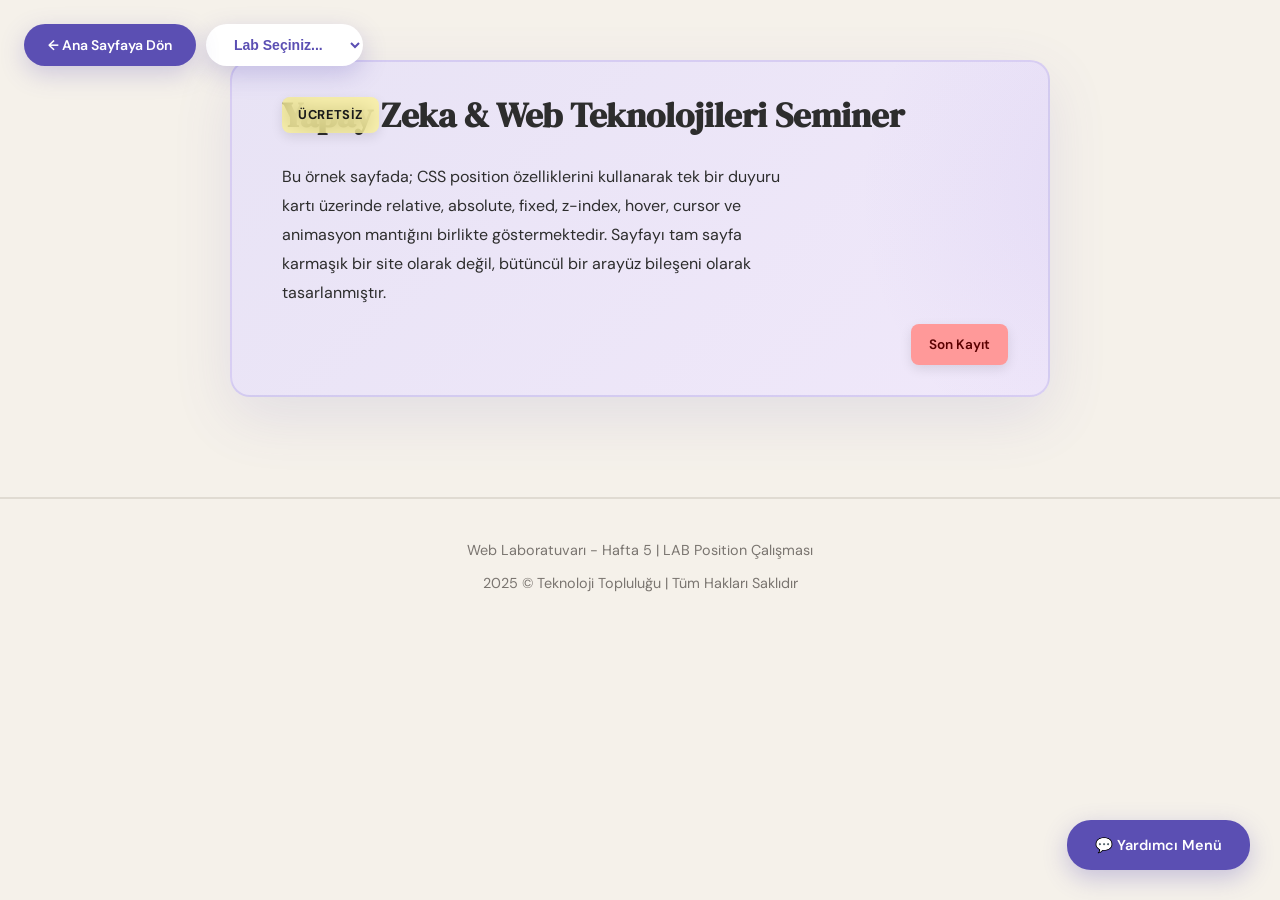
<file: lab5.html>
<!DOCTYPE html>
<html lang="tr">
<head>
  <meta charset="UTF-8">
  <meta name="viewport" content="width=device-width, initial-scale=1.0">
  <title>Teknoloji Topluluğu Etkinliği - Lab Position</title>
  <link rel="preconnect" href="https://fonts.googleapis.com">
  <link rel="preconnect" href="https://fonts.gstatic.com" crossorigin>
  <link href="https://fonts.googleapis.com/css2?family=DM+Serif+Display:ital@0;1&family=DM+Sans:wght@300;400;500;600&display=swap" rel="stylesheet">
  <style>
    /* ============================================================
       LAB POSITION - CSS Position Örneği
       Etkinlik Duyuru Kartı
    ============================================================ */

    * {
      margin: 0;
      padding: 0;
      box-sizing: border-box;
    }

    :root {
      --bg:        #f5f1ea;
      --surface:   #ffffff;
      --border:    #e0dbd2;
      --accent:    #5b4fb3;
      --accent2:   #7b63d4;
      --text:      #2d2d2d;
      --muted:     #7a7570;
      --light:     #f9f7f3;
    }

    html {
      scroll-behavior: smooth;
    }

    body {
      background: var(--bg);
      color: var(--text);
      font-family: 'DM Sans', sans-serif;
      font-size: 16px;
      line-height: 1.6;
      min-height: 100vh;
    }

    /* ─────────────────────────────────────────
       BAŞLANGIÇ BUTON (Fixed) - Zorunlu
    ───────────────────────────────────────── */
    .go-home-btn {
      position: fixed;
      top: 24px;
      left: 24px;
      z-index: 200;
      padding: 12px 24px;
      background: var(--accent);
      color: white;
      border: none;
      border-radius: 24px;
      font-size: 0.875rem;
      font-weight: 600;
      cursor: pointer;
      box-shadow: 0 8px 24px rgba(91, 79, 179, 0.25);
      transition: all 0.3s ease;
      font-family: 'DM Sans', sans-serif;
    }

    .go-home-btn:hover {
      cursor: grab;
      background: var(--accent2);
      transform: translateY(-3px);
      box-shadow: 0 12px 32px rgba(91, 79, 179, 0.35);
    }

    .go-home-btn:active {
      transform: translateY(-1px);
    }

    /* ─────────────────────────────────────────
       ANA SAYFA İÇERİĞİ
    ───────────────────────────────────────── */
    .container {
      max-width: 900px;
      margin: 0 auto;
      padding: 60px 40px;
    }

    /* ─────────────────────────────────────────
       KART KONTEYNER (position: relative) - Zorunlu
    ───────────────────────────────────────── */
    .announcement-card {
      position: relative;
      background: linear-gradient(135deg, #e8e3f5 0%, #f0e8fa 100%);
      border-radius: 20px;
      padding: 25px 50px 60px 50px;
      box-shadow: 0 20px 60px rgba(91, 79, 179, 0.12);
      border: 2px solid rgba(123, 99, 212, 0.2);
      margin-bottom: 40px;
      overflow: hidden;
    }

    .announcement-card::before {
      content: '';
      position: absolute;
      top: -50%;
      right: -50%;
      width: 600px;
      height: 600px;
      background: radial-gradient(circle, rgba(123, 99, 212, 0.1) 0%, transparent 70%);
      border-radius: 50%;
      pointer-events: none;
    }

    .card-content {
      position: relative;
      z-index: 5;
    }

    .card-content h2 {
      font-family: 'DM Serif Display', serif;
      font-size: 2.2rem;
      color: var(--text);
      margin-bottom: 20px;
      font-weight: 700;
    }

    .card-content p {
      font-size: 1rem;
      color: var(--text);
      line-height: 1.8;
      margin-bottom: 28px;
      max-width: 500px;
    }

    /* ─────────────────────────────────────────
       POZİSYONLANMIŞ BADGE'LER (position: absolute) - Zorunlu
    ───────────────────────────────────────── */
    
    /* Badge 1: Başlık ile aynı hizada */
    .badge-free {
      position: absolute;
      top: 35px;
      left: 50px;
      background: rgba(255, 245, 145, 0.7);
      color: #1a1a1a;
      padding: 8px 16px;
      border-radius: 8px;
      font-size: 0.8rem;
      font-weight: 700;
      text-transform: uppercase;
      letter-spacing: 0.05em;
      z-index: 100;
      transition: transform 0.3s ease, box-shadow 0.3s ease;
      cursor: pointer;
      box-shadow: 0 4px 12px rgba(0, 0, 0, 0.1);
      backdrop-filter: blur(10px);
    }

    .badge-free:hover {
      cursor: help;
      transform: scale(1.1) rotate(5deg);
      box-shadow: 0 8px 20px rgba(0, 0, 0, 0.15);
    }

    /* Badge 2: Alt Sağ - Çapraz */
    .badge-location {
      position: absolute;
      bottom: 30px;
      right: 40px;
      background: #ff9999;
      color: #5a0000;
      padding: 10px 18px;
      border-radius: 8px;
      font-size: 0.85rem;
      font-weight: 600;
      text-align: center;
      z-index: 50;
      transition: transform 0.3s ease, box-shadow 0.3s ease;
      cursor: pointer;
      box-shadow: 0 4px 12px rgba(0, 0, 0, 0.1);
      animation: float 2s ease-in-out infinite;
    }

    .badge-location:hover {
      cursor: all-scroll;
      transform: scale(1.1) rotate(5deg);
      box-shadow: 0 8px 20px rgba(0, 0, 0, 0.15);
      animation: none;
    }

    /* Badge 3: Konum - Son Kayıt üzerinde ve çapraz */
    .badge-location-top {
      position: absolute;
      bottom: 60px;
      right: 20px;
      background: #ff6b6b;
      color: white;
      padding: 8px 14px;
      border-radius: 8px;
      font-size: 0.75rem;
      font-weight: 700;
      text-transform: uppercase;
      letter-spacing: 0.05em;
      text-align: center;
      z-index: 60;
      cursor: pointer;
      box-shadow: 0 4px 12px rgba(0, 0, 0, 0.15);
      transform: rotate(-15deg);
      transition: transform 0.3s ease, box-shadow 0.3s ease;
    }

    .badge-location-top:hover {
      cursor: pointer;
      transform: rotate(-15deg) scale(1.1);
      box-shadow: 0 8px 20px rgba(0, 0, 0, 0.2);
    }

    /* ─────────────────────────────────────────
       SABİT ÖĞELER (position: fixed) - Zorunlu
    ───────────────────────────────────────── */
    .floating-helper {
      position: fixed;
      bottom: 30px;
      right: 30px;
      background: var(--accent);
      color: white;
      padding: 16px 28px;
      border-radius: 24px;
      font-size: 0.9rem;
      font-weight: 600;
      box-shadow: 0 8px 24px rgba(91, 79, 179, 0.3);
      z-index: 100;
      cursor: pointer;
      border: none;
      font-family: 'DM Sans', sans-serif;
      animation: bounce 1.2s infinite;
    }

    .floating-helper:hover {
      cursor: cell;
      background: var(--accent2);
      transform: translateY(-5px);
      box-shadow: 0 12px 32px rgba(91, 79, 179, 0.4);
      animation: none;
    }

    /* ─────────────────────────────────────────
       FOOTER
    ───────────────────────────────────────── */
    footer {
      text-align: center;
      padding: 40px;
      border-top: 2px solid var(--border);
      color: var(--muted);
      font-size: 0.9rem;
    }

    footer p {
      margin-bottom: 10px;
    }

    footer a {
      color: var(--accent);
      text-decoration: none;
      font-weight: 600;
      transition: color 0.3s ease;
    }

    footer a:hover {
      color: var(--accent2);
    }

    /* ─────────────────────────────────────────
       ANIMASYON #1 - Transition
    ───────────────────────────────────────── */
    .animated-text {
      animation: slideInUp 0.8s ease forwards;
      opacity: 0;
    }

    /* ─────────────────────────────────────────
       ANIMASYON #2 - Keyframe
    ───────────────────────────────────────── */
    @keyframes slideInUp {
      from {
        opacity: 0;
        transform: translateY(20px);
      }
      to {
        opacity: 1;
        transform: translateY(0);
      }
    }

    @keyframes pulse {
      0%, 100% {
        box-shadow: 0 0 0 0 rgba(91, 79, 179, 0.7);
      }
      50% {
        box-shadow: 0 0 0 8px rgba(91, 79, 179, 0);
      }
    }

    @keyframes bounce {
      0%, 100% {
        transform: translateY(0);
      }
      50% {
        transform: translateY(-12px);
      }
    }

    @keyframes float {
      0%, 100% {
        transform: translateY(-5px) scale(1);
      }
      50% {
        transform: translateY(5px) scale(1.05);
      }
    }

    .pulse-dot {
      width: 12px;
      height: 12px;
      background: var(--accent);
      border-radius: 50%;
      display: inline-block;
      margin-right: 8px;
      animation: pulse 2s infinite;
    }

    .register-btn.bounce-animation {
      animation: bounce 1.2s infinite;
    }

    /* ─────────────────────────────────────────
       RESPONSIVE
    ───────────────────────────────────────── */
    @media (max-width: 768px) {
      .container {
        padding: 40px 20px;
      }

      .announcement-card {
        padding: 40px 25px;
      }

      .announcement-card h2 {
        font-size: 1.6rem;
      }

      .badge-free {
        left: 15px;
        top: 15px;
        font-size: 0.7rem;
        padding: 6px 12px;
      }

      .badge-date {
        right: 15px;
        top: 15px;
        font-size: 0.75rem;
        padding: 8px 14px;
      }

      .badge-location {
        right: 15px;
        bottom: 15px;
        font-size: 0.75rem;
        padding: 8px 14px;
      }

      .badge-location-top {
        bottom: 50px;
        right: 10px;
        font-size: 0.65rem;
        padding: 6px 10px;
      }

      .go-home-btn {
        left: 12px;
        top: 12px;
        padding: 10px 16px;
        font-size: 0.8rem;
      }

      .floating-helper {
        bottom: 20px;
        right: 20px;
        padding: 12px 20px;
        font-size: 0.8rem;
      }
    }

  </style>
</head>
<body>

  <!-- SABİT BUTON: ANA SAYFAYA DÖN & LAB GEÇİŞİ -->
  <div style="position: fixed; top: 24px; left: 24px; z-index: 200; display: flex; gap: 10px; align-items: center;">
    <button class="go-home-btn" style="position: static; margin: 0;" onclick="window.location.href='index.html'">← Ana Sayfaya Dön</button>
    <select id="labSelector" style="padding: 12px 24px; border-radius: 24px; border: none; background: var(--surface); color: var(--accent); font-size: 0.875rem; font-weight: 600; cursor: pointer; box-shadow: 0 8px 24px rgba(91, 79, 179, 0.25);">
      <option value="" selected disabled>Lab Seçiniz...</option>
      <option value="2">Lab 2</option>
      <option value="3">Lab 3</option>
      <option value="5">Lab 5</option>
      <option value="6-1">Lab 6.1</option>
      <option value="6-2">Lab 6.2</option>
      <option value="7">Lab 7</option>
    </select>
  </div>

  <!-- ANA İÇERİK -->
  <main class="container">
    
    <!-- KART: position: relative konteyner -->
    <div class="announcement-card">
      
      <!-- Badge: Başlık ile aynı hizada -->
      <span class="badge-free">Ücretsiz</span>
      
      <!-- Badge: Son Kayıt (float animasyonlu) -->
      <span class="badge-location">Son Kayıt</span>

      <!-- Kart İçeriği -->
      <div class="card-content">
        <h2>Yapay Zeka & Web Teknolojileri Seminer</h2>
        <p>
          Bu örnek sayfada; CSS position özelliklerini kullanarak tek bir duyuru kartı üzerinde 
          relative, absolute, fixed, z-index, hover, cursor ve animasyon mantığını birlikte 
          göstermektedir. Sayfayı tam sayfa karmaşık bir site olarak değil, bütüncül bir 
          arayüz bileşeni olarak tasarlanmıştır.
        </p>
      </div>

    </div>

  </main>

  <!-- FOOTER -->
  <footer>
    <p>Web Laboratuvarı - Hafta 5 | LAB Position Çalışması</p>
    <p>2025 © Teknoloji Topluluğu | Tüm Hakları Saklıdır</p>
  </footer>

  <!-- SABİT BUTON: Yardımcı İletişim -->
  <button class="floating-helper" onclick="alert('İletişim için: teknoloji@universite.edu')">💬 Yardımcı Menü</button>

  <script>
    document.addEventListener('DOMContentLoaded', function() {
      const labSelector = document.getElementById('labSelector');
      if (labSelector) {
        labSelector.addEventListener('change', function() {
          if (this.value) {
            window.location.href = `lab${this.value}.html`;
          }
        });
      }
    });
  </script>
</body>
</html>
</file>
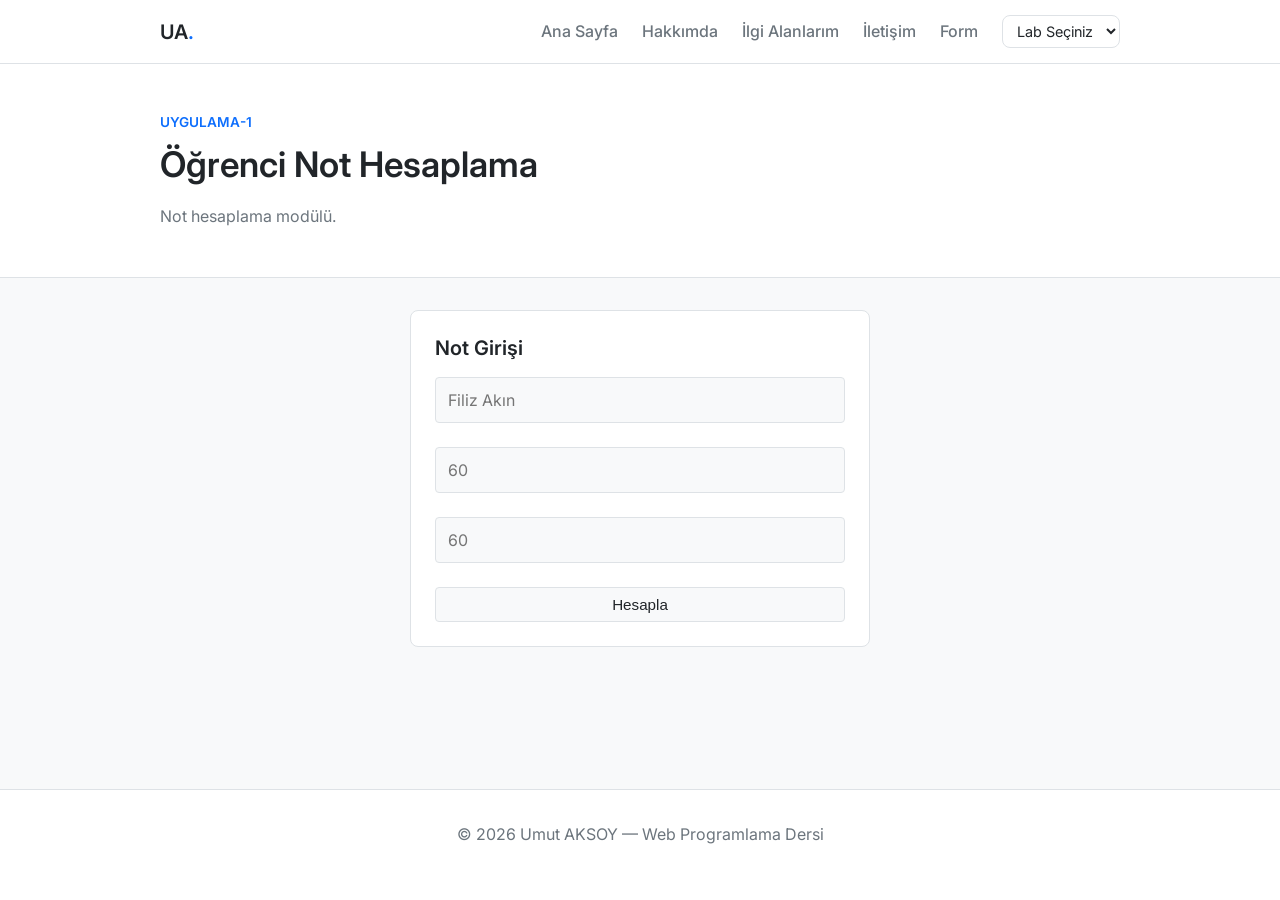
<file: lab6-1.html>
<!DOCTYPE html>
<html lang="tr">
<head>
  <meta charset="UTF-8">
  <meta name="viewport" content="width=device-width, initial-scale=1.0">
  <title>Öğrenci Not Hesaplama</title>
  <link rel="stylesheet" href="style.css">
</head>
<body>

  <!-- NAVBAR -->
  <nav class="navbar">
    <div class="container">
      <a href="index.html" class="nav-logo">UA<span>.</span></a>
      <ul class="nav-links">
        <li><a href="index.html">Ana Sayfa</a></li>
        <li><a href="about.html">Hakkımda</a></li>
        <li><a href="interests.html">İlgi Alanlarım</a></li>
        <li><a href="contact.html">İletişim</a></li>
        <li><a href="contactform.html">Form</a></li>
        <li>
          <select id="labSelector" class="lab-selector">
            <option value="" selected disabled>Lab Seçiniz</option>
            <option value="2">Lab 2</option>
            <option value="3">Lab 3</option>
            <option value="5">Lab 5</option>
            <option value="6-1">Lab 6.1</option>
            <option value="6-2">Lab 6.2</option>
            <option value="7">Lab 7</option>
          </select>
        </li>
      </ul>
    </div>
  </nav>

  <div class="page-hero">
    <div class="container">
      <span class="eyebrow">Uygulama-1</span>
      <h1>Öğrenci Not Hesaplama</h1>
      <p>Not hesaplama modülü.</p>
    </div>
  </div>

  <div class="page-body">
    <div class="container" style="max-width: 500px;">
      
      <div class="card" style="padding: 1.5rem; margin-bottom: 1rem;">
        <h2 style="font-size: 1.25rem; margin-bottom: 1rem; border-bottom: none; padding-bottom: 0;">Not Girişi</h2>
        <form id="gradeForm" onsubmit="calculateGrade(event)">
          <div class="form-group">
            <input type="text" id="studentName" class="form-control" placeholder="Filiz Akın" required>
          </div>
          <div class="form-group">
            <input type="number" id="midtermGrade" class="form-control" placeholder="60" min="0" max="100" required>
          </div>
          <div class="form-group">
            <input type="number" id="finalGrade" class="form-control" placeholder="60" min="0" max="100" required>
          </div>
          <button type="submit" class="btn btn-ghost" style="width: 100%; border-color: var(--border-color); background-color: var(--bg-color);">Hesapla</button>
        </form>
      </div>

      <div id="resultBox" style="display: none; background-color: var(--bg-color); border: 1px solid var(--border-color); border-radius: var(--radius-md); padding: 1.5rem;">
        <h3 id="resName" style="margin-bottom: 1rem; font-size: 1.1rem; color: var(--text-primary);">Filiz Akın</h3>
        <p style="margin-bottom: 0.2rem; color: var(--text-primary); font-size: 0.95rem;">Ortalama: <span id="resAvg"></span></p>
        <p style="margin-bottom: 0.2rem; color: var(--text-primary); font-size: 0.95rem;">Harf Notu: <span id="resLetter"></span></p>
        <p style="margin-bottom: 0; color: var(--text-primary); font-size: 0.95rem;">Durum: <span id="resStatus"></span></p>
      </div>

    </div>
  </div>

  <footer class="site-footer">
    <div class="container">
      <p>© 2026 Umut AKSOY — Web Programlama Dersi</p>
    </div>
  </footer>

  <script>
    function calculateGrade(e) {
      e.preventDefault();
      
      const name = document.getElementById('studentName').value;
      const vize = parseFloat(document.getElementById('midtermGrade').value);
      const final = parseFloat(document.getElementById('finalGrade').value);
      
      const avg = (vize * 0.4) + (final * 0.6);
      
      let letter = '';
      if (avg >= 90) letter = 'AA';
      else if (avg >= 85) letter = 'BA';
      else if (avg >= 80) letter = 'BB';
      else if (avg >= 75) letter = 'CB';
      else if (avg >= 70) letter = 'CC';
      else if (avg >= 65) letter = 'DC';
      else if (avg >= 60) letter = 'DD';
      else if (avg >= 50) letter = 'FD';
      else letter = 'FF';
      
      const status = avg >= 50 ? 'Geçti' : 'Kaldı';
      
      document.getElementById('resName').textContent = name;
      document.getElementById('resAvg').textContent = avg.toFixed(2);
      document.getElementById('resLetter').textContent = letter;
      document.getElementById('resStatus').textContent = status;
      
      document.getElementById('resultBox').style.display = 'block';
    }
  </script>

  <script>
    document.addEventListener('DOMContentLoaded', function() {
      const labSelector = document.getElementById('labSelector');
      if (labSelector) {
        labSelector.addEventListener('change', function() {
          if (this.value) {
            window.location.href = `lab${this.value}.html`;
          }
        });
      }
    });
  </script>
</body>
</html>
</file>
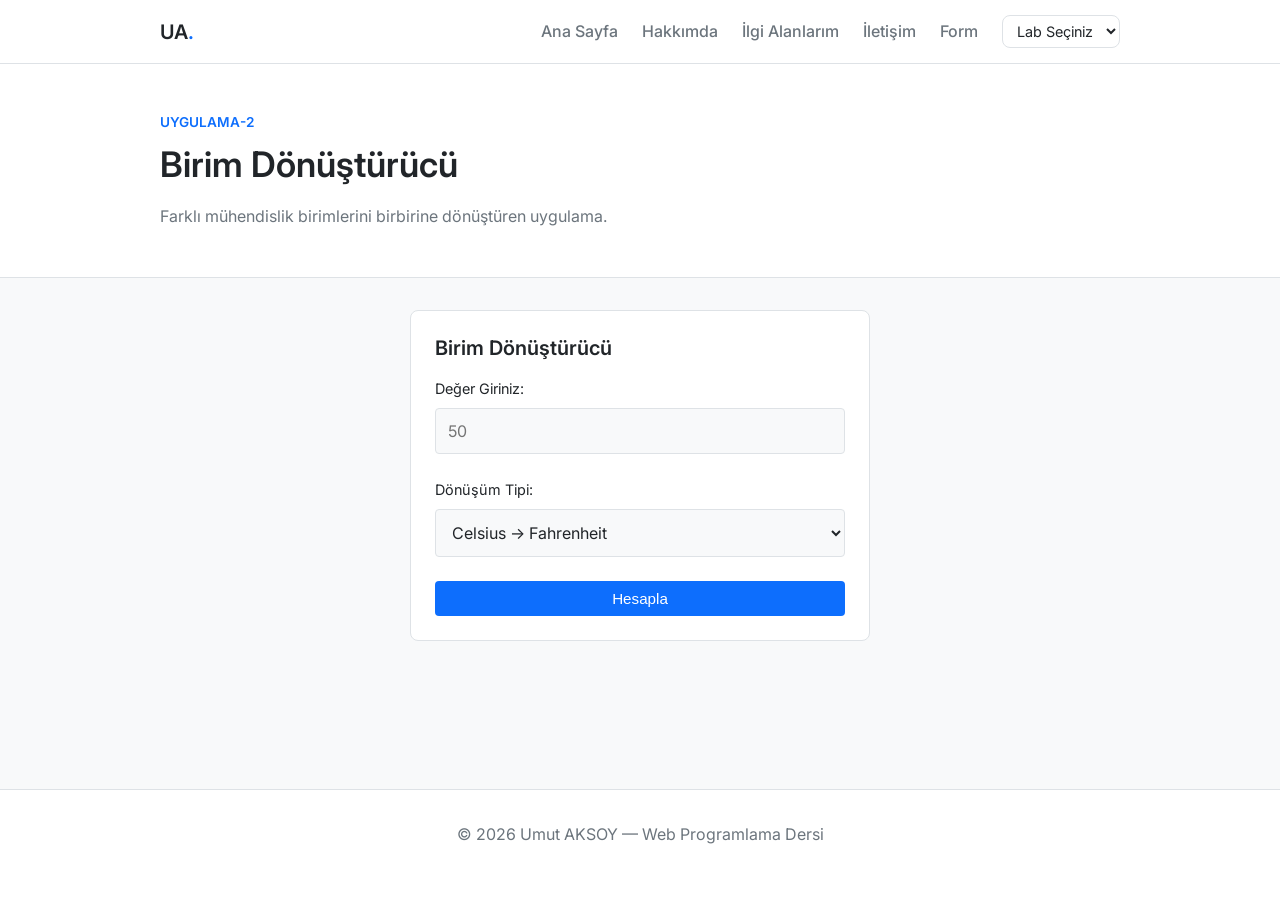
<file: lab6-2.html>
<!DOCTYPE html>
<html lang="tr">
<head>
  <meta charset="UTF-8">
  <meta name="viewport" content="width=device-width, initial-scale=1.0">
  <title>Birim Dönüştürücü</title>
  <link rel="stylesheet" href="style.css">
</head>
<body>

  <!-- NAVBAR -->
  <nav class="navbar">
    <div class="container">
      <a href="index.html" class="nav-logo">UA<span>.</span></a>
      <ul class="nav-links">
        <li><a href="index.html">Ana Sayfa</a></li>
        <li><a href="about.html">Hakkımda</a></li>
        <li><a href="interests.html">İlgi Alanlarım</a></li>
        <li><a href="contact.html">İletişim</a></li>
        <li><a href="contactform.html">Form</a></li>
        <li>
          <select id="labSelector" class="lab-selector">
            <option value="" selected disabled>Lab Seçiniz</option>
            <option value="2">Lab 2</option>
            <option value="3">Lab 3</option>
            <option value="5">Lab 5</option>
            <option value="6-1">Lab 6.1</option>
            <option value="6-2">Lab 6.2</option>
            <option value="7">Lab 7</option>
          </select>
        </li>
      </ul>
    </div>
  </nav>

  <div class="page-hero">
    <div class="container">
      <span class="eyebrow">Uygulama-2</span>
      <h1>Birim Dönüştürücü</h1>
      <p>Farklı mühendislik birimlerini birbirine dönüştüren uygulama.</p>
    </div>
  </div>

  <div class="page-body">
    <div class="container" style="max-width: 500px;">
      
      <div class="card" style="padding: 1.5rem; margin-bottom: 1rem;">
        <h2 style="font-size: 1.25rem; margin-bottom: 1rem; border-bottom: none; padding-bottom: 0;">Birim Dönüştürücü</h2>
        <form id="convertForm" onsubmit="convertUnits(event)">
          <div class="form-group">
            <label class="form-label" style="font-weight: 400;" for="inputValue">Değer Giriniz:</label>
            <input type="number" id="inputValue" step="any" class="form-control" placeholder="50" required>
          </div>
          
          <div class="form-group">
            <label class="form-label" style="font-weight: 400;" for="conversionType">Dönüşüm Tipi:</label>
            <select id="conversionType" class="form-control" required style="cursor: pointer;">
              <option value="c_to_f">Celsius -> Fahrenheit</option>
              <option value="f_to_c">Fahrenheit -> Celsius</option>
              <option value="m_to_km">Metre -> Kilometre</option>
              <option value="km_to_m">Kilometre -> Metre</option>
              <option value="kg_to_g">Kilogram -> Gram</option>
              <option value="g_to_kg">Gram -> Kilogram</option>
            </select>
          </div>
          
          <button type="submit" class="btn btn-primary" style="width: 100%;">Hesapla</button>
        </form>
      </div>

      <div id="convertResultBox" style="display: none; background-color: #d1e7dd; border: 1px solid #badbcc; border-radius: var(--radius-sm); padding: 1rem; text-align: center;">
        <h3 style="margin: 0; color: #0f5132; font-size: 1rem; font-weight: 600;">Sonuç: <span id="convertResult"></span></h3>
      </div>

    </div>
  </div>

  <footer class="site-footer">
    <div class="container">
      <p>© 2026 Umut AKSOY — Web Programlama Dersi</p>
    </div>
  </footer>

  <script>
    function convertUnits(e) {
      e.preventDefault();
      
      const val = parseFloat(document.getElementById('inputValue').value);
      const type = document.getElementById('conversionType').value;
      
      let res = 0;
      
      switch(type) {
        case 'c_to_f':
          res = (val * 9/5) + 32;
          break;
        case 'f_to_c':
          res = (val - 32) * 5/9;
          break;
        case 'm_to_km':
          res = val / 1000;
          break;
        case 'km_to_m':
          res = val * 1000;
          break;
        case 'kg_to_g':
          res = val * 1000;
          break;
        case 'g_to_kg':
          res = val / 1000;
          break;
      }
      
      let displayRes = res;
      if (!Number.isInteger(res)) {
         displayRes = res.toFixed(3);
         displayRes = parseFloat(displayRes);
      }
      
      document.getElementById('convertResult').textContent = displayRes;
      document.getElementById('convertResultBox').style.display = 'block';
    }
  </script>

  <script>
    document.addEventListener('DOMContentLoaded', function() {
      const labSelector = document.getElementById('labSelector');
      if (labSelector) {
        labSelector.addEventListener('change', function() {
          if (this.value) {
            window.location.href = `lab${this.value}.html`;
          }
        });
      }
    });
  </script>
</body>
</html>
</file>
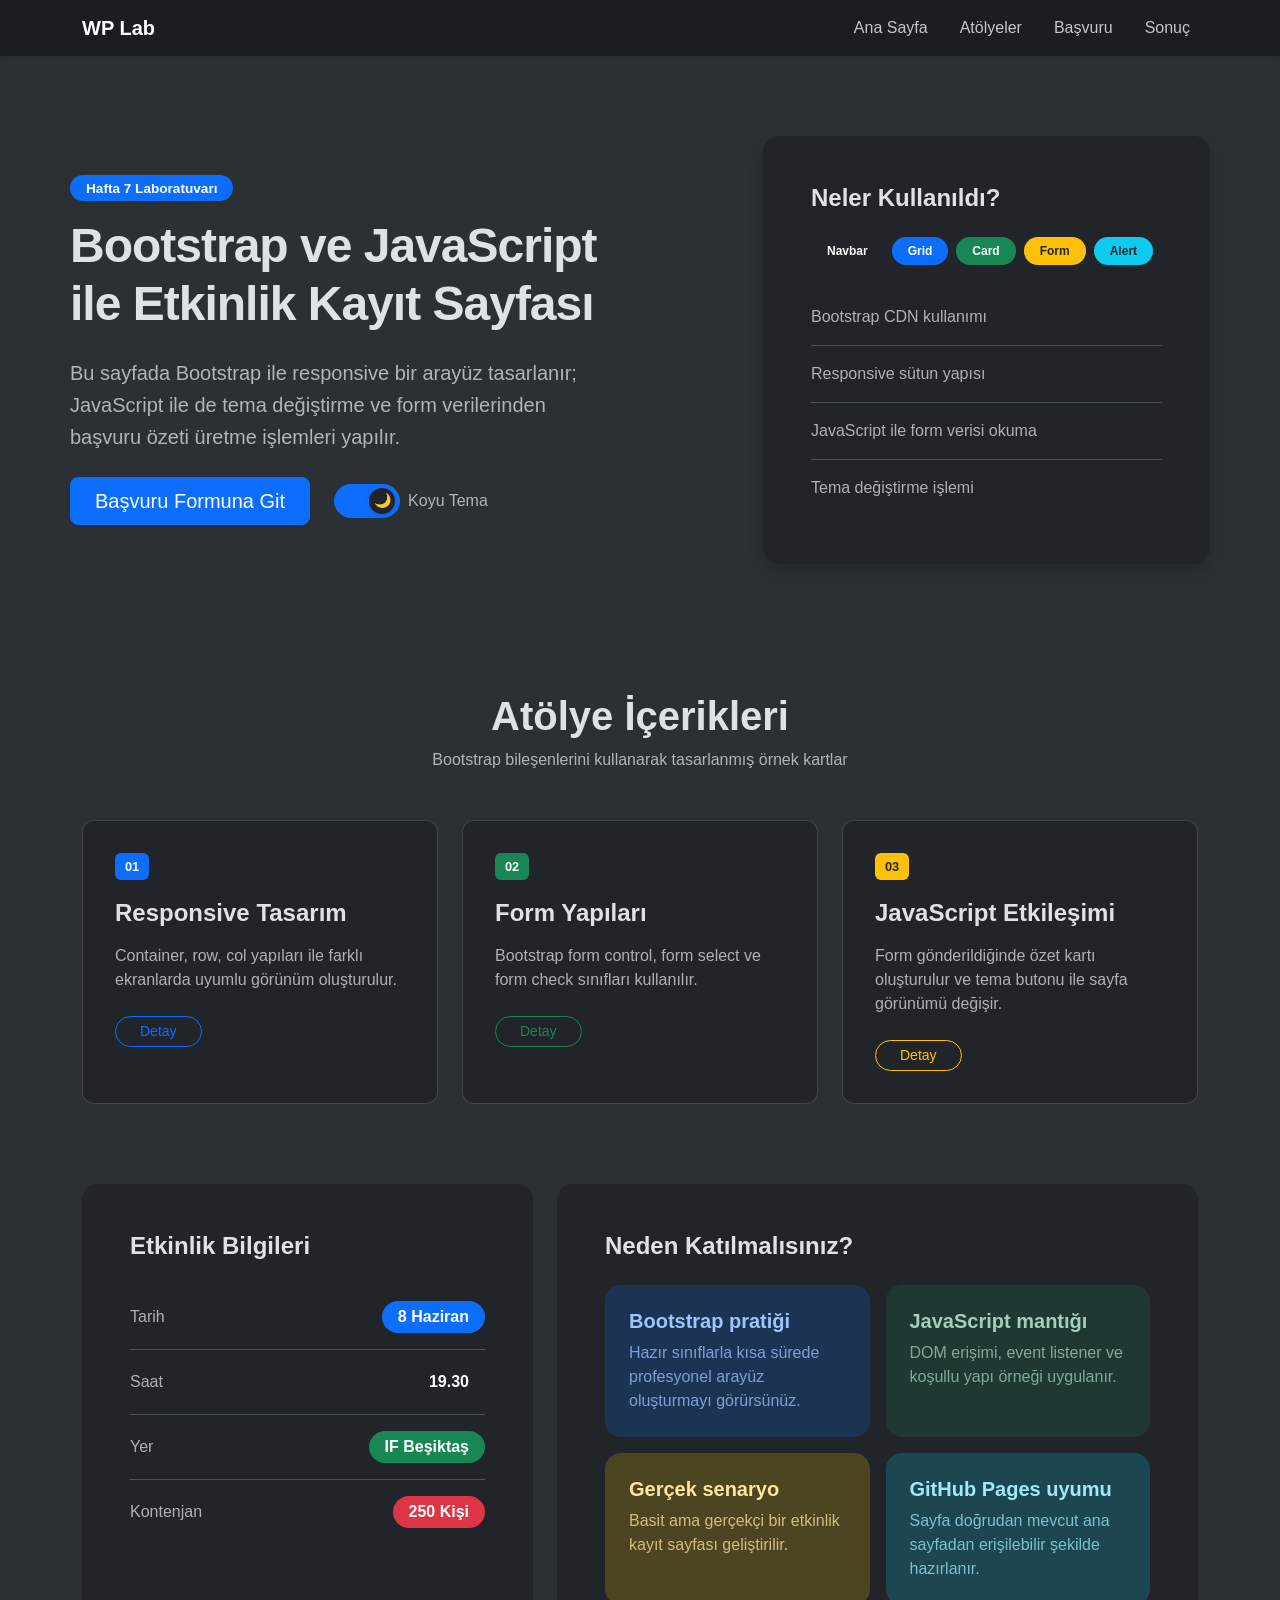
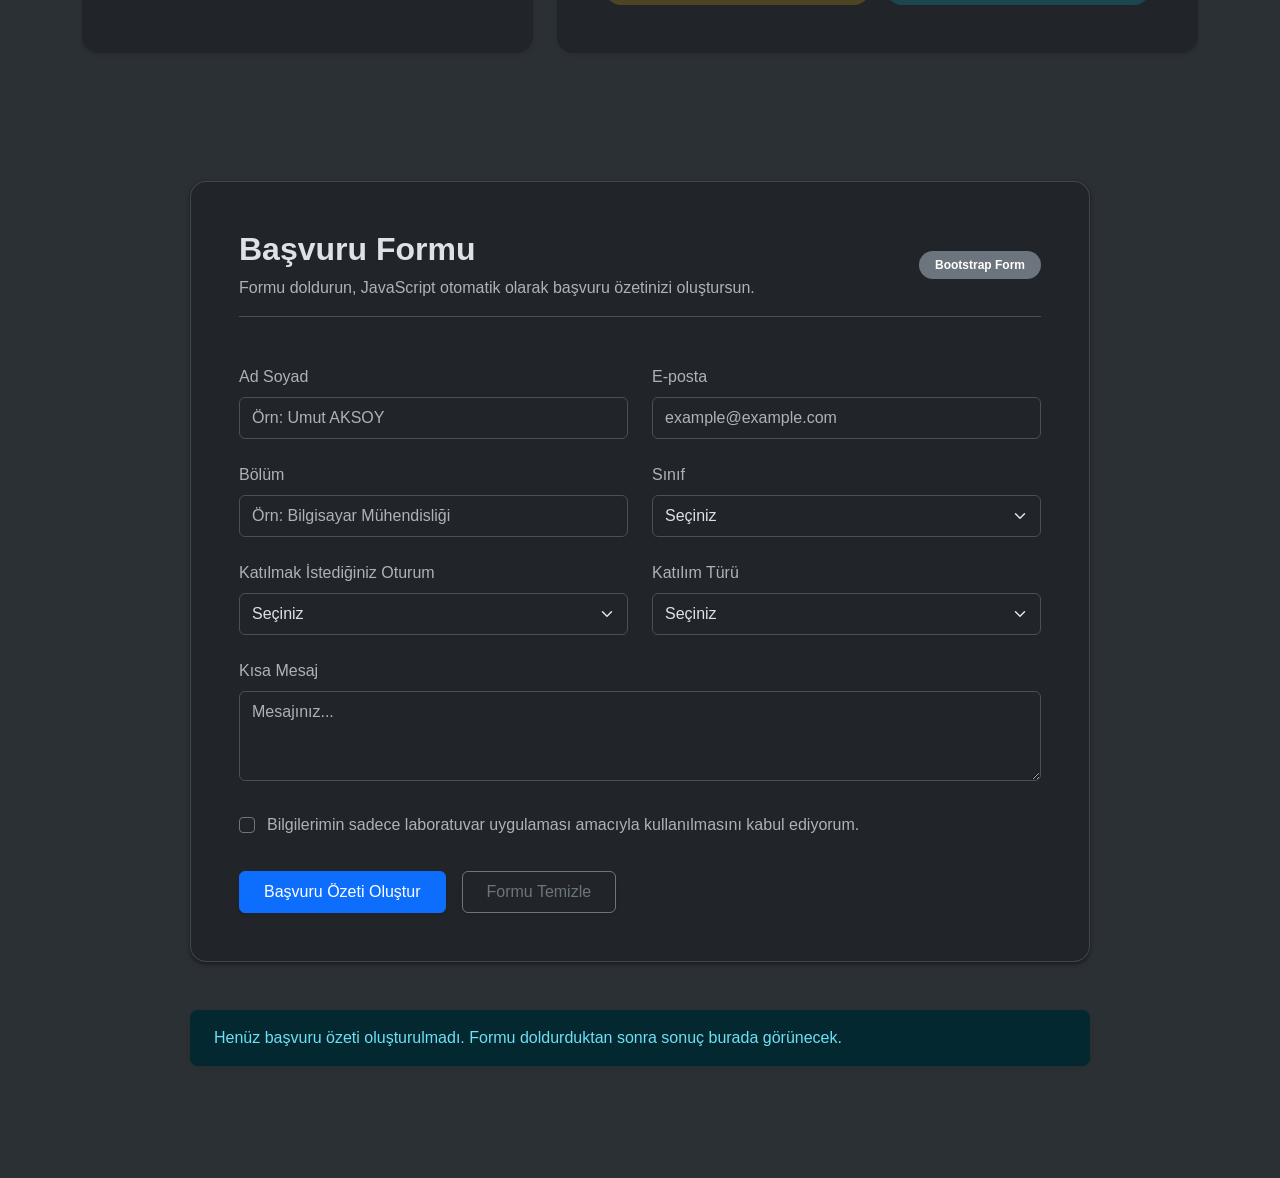
<file: lab7.html>
<!DOCTYPE html>
<html lang="tr" data-bs-theme="dark">

<head>
    <meta charset="UTF-8">
    <meta name="viewport" content="width=device-width, initial-scale=1.0">
    <title>Lab 7 - Başvuru Sayfası</title>
    <!-- Bootstrap 5.3.3 CSS -->
    <link href="https://cdn.jsdelivr.net/npm/bootstrap@5.3.3/dist/css/bootstrap.min.css" rel="stylesheet"
        integrity="sha384-QWTKZyjpPEjISv5WaRU9OFeRpok6YctnYmDr5pNlyT2bRjXh0JMhjY6hW+ALEwIH" crossorigin="anonymous">
    <!-- Bootstrap Icons -->
    <link rel="stylesheet" href="https://cdn.jsdelivr.net/npm/bootstrap-icons@1.11.3/font/bootstrap-icons.min.css">
    <style>
        body {
            font-family: 'Inter', -apple-system, BlinkMacSystemFont, "Segoe UI", Roboto, "Helvetica Neue", Arial, sans-serif;
            transition: background-color 0.3s, color 0.3s;
        }

        /* Navbar force background logic */
        .navbar {
            background-color: #1a1e21 !important;
        }

        .hero-section {
            padding: 5rem 0;
        }

        .feature-card {
            border-radius: 12px;
            border: 1px solid var(--bs-border-color-translucent);
            transition: transform 0.2s ease, box-shadow 0.2s ease;
            background-color: var(--bs-card-bg);
        }

        .feature-card:hover {
            transform: translateY(-5px);
            box-shadow: 0 .5rem 1rem rgba(0, 0, 0, .15) !important;
        }

        /* Soft Badges */
        .badge-soft-primary {
            background-color: rgba(13, 110, 253, 0.15);
            color: #0a58ca;
        }

        .badge-soft-success {
            background-color: rgba(25, 135, 84, 0.15);
            color: #146c43;
        }

        .badge-soft-warning {
            background-color: rgba(255, 193, 7, 0.15);
            color: #997404;
        }

        .badge-soft-info {
            background-color: rgba(13, 202, 240, 0.15);
            color: #087990;
        }

        [data-bs-theme="dark"] .badge-soft-primary {
            background-color: rgba(13, 110, 253, 0.2);
            color: #9ec5fe;
        }

        [data-bs-theme="dark"] .badge-soft-success {
            background-color: rgba(25, 135, 84, 0.2);
            color: #a3cfbb;
        }

        [data-bs-theme="dark"] .badge-soft-warning {
            background-color: rgba(255, 193, 7, 0.2);
            color: #ffe69c;
        }

        [data-bs-theme="dark"] .badge-soft-info {
            background-color: rgba(13, 202, 240, 0.2);
            color: #9eeaf9;
        }

        .number-badge {
            font-size: 0.8rem;
            font-weight: bold;
            background-color: #0d6efd;
            color: white;
            padding: 4px 10px;
            border-radius: 6px;
            display: inline-block;
            margin-bottom: 1.2rem;
        }

        .number-badge.bg-success {
            background-color: #198754;
        }

        .number-badge.bg-warning {
            background-color: #ffc107;
            color: #000;
        }

        [data-bs-theme="dark"] .number-badge.bg-warning {
            color: #212529;
            background-color: #ffda6a;
        }

        .form-section {
            background-color: var(--bs-body-bg);
            border: 1px solid var(--bs-border-color-translucent);
            border-radius: 16px;
            padding: 3rem;
            box-shadow: 0 .125rem .25rem rgba(0, 0, 0, .075);
            margin-top: 2rem;
            transition: background-color 0.3s, border-color 0.3s;
        }

        [data-bs-theme="dark"] .form-section {
            box-shadow: 0 .125rem .25rem rgba(0, 0, 0, .5);
        }

        .pill-badge {
            border-radius: 50rem;
            padding: 0.4rem 1rem;
            font-weight: 600;
            font-size: 0.85rem;
        }

        /* Custom Theme Switch Slider */
        .theme-switch-wrapper {
            display: flex;
            align-items: center;
        }

        .theme-switch {
            display: inline-block;
            height: 34px;
            position: relative;
            width: 66px;
            margin-bottom: 0;
        }

        .theme-switch input {
            display: none;
        }

        .slider {
            background-color: #e9ecef;
            bottom: 0;
            cursor: pointer;
            left: 0;
            position: absolute;
            right: 0;
            top: 0;
            transition: .4s;
            border-radius: 34px;
            border: 1px solid #ced4da;
        }

        .slider:before {
            background-color: #fff;
            bottom: 3px;
            content: "☀️";
            height: 26px;
            left: 4px;
            position: absolute;
            transition: .4s;
            width: 26px;
            border-radius: 50%;
            display: flex;
            align-items: center;
            justify-content: center;
            font-size: 14px;
            box-shadow: 0 2px 4px rgba(0, 0, 0, 0.1);
        }

        input:checked+.slider {
            background-color: #0d6efd;
            border-color: #0d6efd;
        }

        input:checked+.slider:before {
            transform: translateX(30px);
            content: "🌙";
            background-color: #212529;
        }

        [data-bs-theme="dark"] .slider {
            background-color: #495057;
            border-color: #6c757d;
        }
    </style>
</head>

<body class="bg-body-tertiary">

    <!-- Navbar -->
    <nav class="navbar navbar-expand-lg navbar-dark shadow-sm">
        <div class="container">
            <a class="navbar-brand fw-bold" href="index.html">WP Lab</a>
            <button class="navbar-toggler" type="button" data-bs-toggle="collapse" data-bs-target="#navbarNav">
                <span class="navbar-toggler-icon"></span>
            </button>
            <div class="collapse navbar-collapse justify-content-end" id="navbarNav">
                <ul class="navbar-nav gap-3 fs-6">
                    <li class="nav-item"><a class="nav-link text-white opacity-75" href="index.html">Ana Sayfa</a></li>
                    <li class="nav-item"><a class="nav-link text-white opacity-75" href="#atolyeler">Atölyeler</a></li>
                    <li class="nav-item"><a class="nav-link text-white opacity-75" href="#basvuru">Başvuru</a></li>
                    <li class="nav-item"><a class="nav-link text-white opacity-75" href="#sonuc">Sonuç</a></li>
                </ul>
            </div>
        </div>
    </nav>

    <!-- Hero Bölümü -->
    <div class="container hero-section">
        <div class="row align-items-center g-5">
            <div class="col-lg-6">
                <span class="badge bg-primary mb-3 pill-badge">Hafta 7 Laboratuvarı</span>
                <h1 class="display-5 fw-bold mb-4" style="letter-spacing: -1px;">Bootstrap ve JavaScript ile Etkinlik
                    Kayıt Sayfası</h1>
                <p class="text-body-secondary mb-4 fs-5" style="line-height: 1.6;">
                    Bu sayfada Bootstrap ile responsive bir arayüz tasarlanır; JavaScript ile de tema değiştirme ve form
                    verilerinden başvuru özeti üretme işlemleri yapılır.
                </p>
                <div class="d-flex align-items-center gap-3">
                    <a href="#basvuru" class="btn btn-primary btn-lg px-4 fw-medium shadow-sm">Başvuru Formuna Git</a>
                    <div class="theme-switch-wrapper ms-2">
                        <label class="theme-switch" for="temaSwitch">
                            <input type="checkbox" id="temaSwitch" checked>
                            <div class="slider"></div>
                        </label>
                        <span class="ms-2 fw-medium text-body-secondary" id="temaLabel" style="user-select: none;">Koyu
                            Tema</span>
                    </div>
                </div>
            </div>
            <div class="col-lg-5 offset-lg-1">
                <div class="card border-0 shadow rounded-4">
                    <div class="card-body p-4 p-lg-5">
                        <h4 class="fw-bold mb-4">Neler Kullanıldı?</h4>
                        <div class="d-flex flex-wrap gap-2 mb-4">
                            <span class="badge bg-dark rounded-pill py-2 px-3">Navbar</span>
                            <span class="badge bg-primary rounded-pill py-2 px-3">Grid</span>
                            <span class="badge bg-success rounded-pill py-2 px-3">Card</span>
                            <span class="badge bg-warning text-dark rounded-pill py-2 px-3">Form</span>
                            <span class="badge bg-info text-dark rounded-pill py-2 px-3">Alert</span>
                        </div>
                        <ul class="list-group list-group-flush">
                            <li class="list-group-item px-0 py-3 border-bottom text-body-secondary bg-transparent">
                                Bootstrap CDN kullanımı</li>
                            <li class="list-group-item px-0 py-3 border-bottom text-body-secondary bg-transparent">
                                Responsive sütun yapısı</li>
                            <li class="list-group-item px-0 py-3 border-bottom text-body-secondary bg-transparent">
                                JavaScript ile form verisi okuma</li>
                            <li class="list-group-item px-0 py-3 text-body-secondary border-0 bg-transparent">Tema
                                değiştirme işlemi</li>
                        </ul>
                    </div>
                </div>
            </div>
        </div>
    </div>

    <!-- Atölye İçerikleri -->
    <div id="atolyeler" class="container py-5">
        <div class="text-center mb-5">
            <h2 class="fw-bold display-6 mb-2">Atölye İçerikleri</h2>
            <p class="text-body-secondary">Bootstrap bileşenlerini kullanarak tasarlanmış örnek kartlar</p>
        </div>

        <div class="row g-4 mb-5 pb-4">
            <div class="col-md-4">
                <div class="card h-100 feature-card p-2">
                    <div class="card-body p-4">
                        <span class="number-badge">01</span>
                        <h4 class="fw-bold mb-3">Responsive Tasarım</h4>
                        <p class="text-body-secondary mb-4">Container, row, col yapıları ile farklı ekranlarda uyumlu
                            görünüm oluşturulur.</p>
                        <button
                            class="btn btn-outline-primary btn-sm rounded-pill px-4 fw-medium mt-auto">Detay</button>
                    </div>
                </div>
            </div>
            <div class="col-md-4">
                <div class="card h-100 feature-card p-2">
                    <div class="card-body p-4">
                        <span class="number-badge bg-success">02</span>
                        <h4 class="fw-bold mb-3">Form Yapıları</h4>
                        <p class="text-body-secondary mb-4">Bootstrap form control, form select ve form check sınıfları
                            kullanılır.</p>
                        <button
                            class="btn btn-outline-success btn-sm rounded-pill px-4 fw-medium mt-auto">Detay</button>
                    </div>
                </div>
            </div>
            <div class="col-md-4">
                <div class="card h-100 feature-card p-2">
                    <div class="card-body p-4">
                        <span class="number-badge bg-warning text-dark">03</span>
                        <h4 class="fw-bold mb-3">JavaScript Etkileşimi</h4>
                        <p class="text-body-secondary mb-4">Form gönderildiğinde özet kartı oluşturulur ve tema butonu
                            ile sayfa görünümü değişir.</p>
                        <button
                            class="btn btn-outline-warning btn-sm rounded-pill px-4 fw-medium mt-auto">Detay</button>
                    </div>
                </div>
            </div>
        </div>

        <div class="row g-4 pt-2">
            <div class="col-lg-5">
                <div class="card shadow-sm border-0 rounded-4 h-100">
                    <div class="card-body p-4 p-xl-5">
                        <h4 class="fw-bold mb-4">Etkinlik Bilgileri</h4>
                        <ul class="list-group list-group-flush">
                            <li
                                class="list-group-item px-0 py-3 d-flex justify-content-between align-items-center border-bottom bg-transparent">
                                <span class="text-body-secondary">Tarih</span>
                                <span class="badge bg-primary rounded-pill px-3 py-2 fs-6">8 Haziran</span>
                            </li>
                            <li
                                class="list-group-item px-0 py-3 d-flex justify-content-between align-items-center border-bottom bg-transparent">
                                <span class="text-body-secondary">Saat</span>
                                <span class="badge bg-dark rounded-pill px-3 py-2 fs-6">19.30</span>
                            </li>
                            <li
                                class="list-group-item px-0 py-3 d-flex justify-content-between align-items-center border-bottom bg-transparent">
                                <span class="text-body-secondary">Yer</span>
                                <span class="badge bg-success rounded-pill px-3 py-2 fs-6">IF Beşiktaş</span>
                            </li>
                            <li
                                class="list-group-item px-0 py-3 d-flex justify-content-between align-items-center border-0 bg-transparent">
                                <span class="text-body-secondary">Kontenjan</span>
                                <span class="badge bg-danger rounded-pill px-3 py-2 fs-6">250 Kişi</span>
                            </li>
                        </ul>
                    </div>
                </div>
            </div>
            <div class="col-lg-7">
                <div class="card shadow-sm border-0 rounded-4 h-100">
                    <div class="card-body p-4 p-xl-5">
                        <h4 class="fw-bold mb-4">Neden Katılmalısınız?</h4>
                        <div class="row g-3">
                            <div class="col-md-6">
                                <div class="p-4 rounded-4 badge-soft-primary h-100 border-0">
                                    <h6 class="fw-bold fs-5 mb-2">Bootstrap pratiği</h6>
                                    <p class="mb-0 opacity-75">Hazır sınıflarla kısa sürede profesyonel arayüz
                                        oluşturmayı görürsünüz.</p>
                                </div>
                            </div>
                            <div class="col-md-6">
                                <div class="p-4 rounded-4 badge-soft-success h-100 border-0">
                                    <h6 class="fw-bold fs-5 mb-2">JavaScript mantığı</h6>
                                    <p class="mb-0 opacity-75">DOM erişimi, event listener ve koşullu yapı örneği
                                        uygulanır.</p>
                                </div>
                            </div>
                            <div class="col-md-6">
                                <div class="p-4 rounded-4 badge-soft-warning h-100 border-0">
                                    <h6 class="fw-bold fs-5 mb-2">Gerçek senaryo</h6>
                                    <p class="mb-0 opacity-75">Basit ama gerçekçi bir etkinlik kayıt sayfası
                                        geliştirilir.</p>
                                </div>
                            </div>
                            <div class="col-md-6">
                                <div class="p-4 rounded-4 badge-soft-info h-100 border-0">
                                    <h6 class="fw-bold fs-5 mb-2">GitHub Pages uyumu</h6>
                                    <p class="mb-0 opacity-75">Sayfa doğrudan mevcut ana sayfadan erişilebilir şekilde
                                        hazırlanır.</p>
                                </div>
                            </div>
                        </div>
                    </div>
                </div>
            </div>
        </div>
    </div>

    <!-- Başvuru Formu Bölümü -->
    <div id="basvuru" class="container py-5">
        <div class="form-section mx-auto" style="max-width: 900px;">
            <div class="d-flex justify-content-between align-items-center mb-5 pb-3 border-bottom">
                <div>
                    <h2 class="fw-bold mb-2">Başvuru Formu</h2>
                    <p class="text-body-secondary mb-0">Formu doldurun, JavaScript otomatik olarak başvuru özetinizi
                        oluştursun.</p>
                </div>
                <span class="badge bg-secondary px-3 py-2 rounded-pill d-none d-sm-inline">Bootstrap Form</span>
            </div>

            <div id="formUyari" class="alert alert-danger d-none shadow-sm rounded-3 mb-4" role="alert">
                <i class="bi bi-exclamation-triangle-fill me-2"></i> Lütfen tüm alanları eksiksiz doldurunuz.
            </div>

            <form id="basvuruFormu" novalidate>
                <div class="row g-4 mb-4">
                    <div class="col-md-6">
                        <label for="adSoyad" class="form-label text-body-secondary fw-medium">Ad Soyad</label>
                        <input type="text" class="form-control py-2" id="adSoyad" placeholder="Örn: Umut AKSOY"
                            required>
                    </div>
                    <div class="col-md-6">
                        <label for="eposta" class="form-label text-body-secondary fw-medium">E-posta</label>
                        <input type="email" class="form-control py-2" id="eposta" placeholder="example@example.com"
                            required>
                    </div>

                    <div class="col-md-6">
                        <label for="bolum" class="form-label text-body-secondary fw-medium">Bölüm</label>
                        <input type="text" class="form-control py-2" id="bolum"
                            placeholder="Örn: Bilgisayar Mühendisliği" required>
                    </div>
                    <div class="col-md-6">
                        <label for="sinif" class="form-label text-body-secondary fw-medium">Sınıf</label>
                        <select class="form-select py-2" id="sinif" required>
                            <option value="" selected disabled>Seçiniz</option>
                            <option value="1. Sınıf">1. Sınıf</option>
                            <option value="2. Sınıf">2. Sınıf</option>
                            <option value="3. Sınıf">3. Sınıf</option>
                            <option value="4. Sınıf">4. Sınıf</option>
                        </select>
                    </div>

                    <div class="col-md-6">
                        <label for="oturumTuru" class="form-label text-body-secondary fw-medium">Katılmak İstediğiniz
                            Oturum</label>
                        <select class="form-select py-2" id="oturumTuru" required>
                            <option value="" selected disabled>Seçiniz</option>
                            <option value="Bootstrap + JS Projesi">Bootstrap + JS Projesi</option>
                            <option value="Sadece Bootstrap">Sadece Bootstrap</option>
                            <option value="Sadece JS">Sadece JS</option>
                        </select>
                    </div>
                    <div class="col-md-6">
                        <label for="katilimTuru" class="form-label text-body-secondary fw-medium">Katılım Türü</label>
                        <select class="form-select py-2" id="katilimTuru" required>
                            <option value="" selected disabled>Seçiniz</option>
                            <option value="Yüz yüze">Yüz yüze</option>
                            <option value="Online">Online</option>
                        </select>
                    </div>

                    <div class="col-12">
                        <label for="mesaj" class="form-label text-body-secondary fw-medium">Kısa Mesaj</label>
                        <textarea class="form-control py-2" id="mesaj" rows="3" placeholder="Mesajınız..."
                            required></textarea>
                    </div>

                    <div class="col-12">
                        <div class="form-check mt-2">
                            <input class="form-check-input border-secondary" type="checkbox" id="onay" required>
                            <label class="form-check-label text-body-secondary ms-1" for="onay">
                                Bilgilerimin sadece laboratuvar uygulaması amacıyla kullanılmasını kabul ediyorum.
                            </label>
                        </div>
                    </div>
                </div>

                <div class="d-flex gap-3 pt-2">
                    <button type="submit" class="btn btn-primary px-4 py-2 fw-medium shadow-sm">Başvuru Özeti
                        Oluştur</button>
                    <button type="reset" class="btn btn-outline-secondary px-4 py-2 fw-medium shadow-sm">Formu
                        Temizle</button>
                </div>
            </form>
        </div>
    </div>

    <!-- Sonuç Alanı -->
    <div id="sonuc" class="container pb-5 mb-5">
        <div id="sonucAlani" class="alert alert-info rounded-3 border-0 py-3 px-4 mx-auto shadow-sm"
            style="max-width: 900px;" role="alert">
            Henüz başvuru özeti oluşturulmadı. Formu doldurduktan sonra sonuç burada görünecek.
        </div>
    </div>

    <script src="https://cdn.jsdelivr.net/npm/bootstrap@5.3.3/dist/js/bootstrap.bundle.min.js"
        integrity="sha384-YvpcrYf0tY3lHB60NNkmxc5s9fDVZLESaAA55NDzOxhy9GkcIdslK1eN7N6jIeHz"
        crossorigin="anonymous"></script>
    <script src="scripts/lab7.js?v=2"></script>
</body>

</html>
</file>
<file: style.css>
/* ============================================================
   Umut AKSOY – Kişisel Portfolyo | Yalın ve Temiz Stil
   Sade, modüler ve anlaşılır CSS
============================================================ */

/* ── 1. FONTLAR VE RESET ── */
@import url('https://fonts.googleapis.com/css2?family=Inter:wght@400;500;600&display=swap');

*, *::before, *::after {
  box-sizing: border-box;
  margin: 0;
  padding: 0;
}

/* ── 2. DEĞİŞKENLER (VARIABLES) ── */
:root {
  --bg-color: #f8f9fa;
  --surface-color: #ffffff;
  --text-primary: #212529;
  --text-secondary: #6c757d;
  --border-color: #dee2e6;
  --primary-color: #0d6efd;
  --primary-hover: #0b5ed7;
  --primary-light: rgba(13, 110, 253, 0.1);
  --primary-border: rgba(13, 110, 253, 0.2);
  --danger-color: #dc3545;
  --danger-hover: #bb2d3b;

  --nav-height: 64px;
  --max-width: 1000px;
  --radius-sm: 4px;
  --radius-md: 8px;
  --transition: 0.2s;
}

/* ── 3. TEMEL ETİKETLER ── */
body {
  background-color: var(--bg-color);
  color: var(--text-primary);
  font-family: 'Inter', sans-serif;
  font-size: 16px;
  line-height: 1.6;
  min-height: 100vh;
  display: flex;
  flex-direction: column;
}

h1, h2, h3, h4 {
  color: var(--text-primary);
  line-height: 1.3;
  margin-bottom: 1rem;
  font-weight: 600;
}

h1 { font-size: 2.2rem; }
h2 { font-size: 1.5rem; border-bottom: 1px solid var(--border-color); padding-bottom: 0.5rem; }
h3 { font-size: 1.25rem; }
p { color: var(--text-secondary); margin-bottom: 1.25rem; }
a { color: var(--primary-color); text-decoration: none; transition: color var(--transition); }
a:hover { color: var(--primary-hover); }
strong, b { font-weight: 600; color: var(--text-primary); }

/* ── 4. YARDIMCI SINIFLAR (UTILITIES) ── */
.container {
  width: 100%;
  max-width: var(--max-width);
  margin: 0 auto;
  padding: 0 20px;
}

/* ── 5. NAVBAR (MENÜ) ── */
.navbar {
  position: sticky;
  top: 0;
  z-index: 100;
  background-color: var(--surface-color);
  border-bottom: 1px solid var(--border-color);
  height: var(--nav-height);
  display: flex;
  align-items: center;
}

.navbar .container {
  display: flex;
  justify-content: space-between;
  align-items: center;
}

.nav-logo {
  font-size: 1.25rem;
  font-weight: 600;
  color: var(--text-primary) !important;
}

.nav-logo span {
  color: var(--primary-color);
}

.nav-links {
  list-style: none;
  display: flex;
  gap: 1.5rem;
  align-items: center;
}

.nav-links a {
  color: var(--text-secondary);
  font-weight: 500;
  padding: 0.5rem 0;
  transition: color var(--transition);
}

.nav-links a:hover,
.nav-links a.active {
  color: var(--primary-color);
}

.lab-selector {
  padding: 0.375rem 0.625rem;
  border-radius: var(--radius-md);
  border: 1px solid var(--border-color);
  background-color: var(--surface-color);
  color: var(--text-primary);
  font-size: 0.9rem;
  font-family: inherit;
  cursor: pointer;
  transition: all var(--transition);
}

.lab-selector:focus {
  outline: none;
  border-color: var(--primary-color);
}

/* ── 6. SAYFA BAŞLIKLARI (HERO / BAŞLIK KISMI) ── */
.index-hero {
  padding: 4rem 0;
  background-color: var(--surface-color);
  border-bottom: 1px solid var(--border-color);
  margin-bottom: 2rem;
}

.index-hero-content h1 {
  font-size: 2.5rem;
}

.index-hero-content .eyebrow {
  display: block;
  font-size: 0.875rem;
  font-weight: 600;
  color: var(--primary-color);
  text-transform: uppercase;
  margin-bottom: 0.5rem;
}

.index-hero-content .subtitle {
  font-size: 1.125rem;
  max-width: 600px;
  margin-bottom: 2rem;
}

.page-hero {
  padding: 3rem 0;
  background-color: var(--surface-color);
  border-bottom: 1px solid var(--border-color);
  margin-bottom: 2rem;
}

.page-hero .eyebrow {
  display: block;
  color: var(--primary-color);
  font-weight: 600;
  font-size: 0.85rem;
  margin-bottom: 0.5rem;
  text-transform: uppercase;
}

.page-hero p {
  margin-bottom: 0;
}

.page-body {
  padding-bottom: 4rem;
  flex: 1;
}

.form-container {
  max-width: 720px;
}

.back-link-container {
  margin-top: 1.5rem;
}

.learning-section {
  padding: 5rem 0;
  border-top: 1px solid var(--border-color);
}

/* ── 7. KARTLAR VE LİSTELER ── */
.card {
  background-color: var(--surface-color);
  border: 1px solid var(--border-color);
  border-radius: var(--radius-md);
  padding: 2rem;
  margin-bottom: 2rem;
}

.info-grid {
  display: grid;
  grid-template-columns: repeat(auto-fit, minmax(200px, 1fr));
  gap: 1rem;
  margin-top: 2rem;
}

.info-cell {
  background-color: var(--bg-color);
  padding: 1rem;
  border-radius: var(--radius-sm);
  border: 1px solid var(--border-color);
}

.info-cell .label {
  font-size: 0.75rem;
  text-transform: uppercase;
  color: var(--text-secondary);
  font-weight: 600;
  margin-bottom: 0.25rem;
}

.info-cell .value {
  color: var(--text-primary);
  font-weight: 500;
}

.styled-list, .ordered-list {
  list-style: none;
  display: flex;
  flex-direction: column;
  gap: 0.5rem;
  margin-bottom: 1.5rem;
}

.styled-list li, .ordered-list li {
  padding: 0.75rem 1rem;
  background-color: var(--surface-color);
  border: 1px solid var(--border-color);
  border-radius: var(--radius-sm);
  display: flex;
  align-items: center;
}

.styled-list li::before {
  content: '→';
  color: var(--primary-color);
  margin-right: 0.75rem;
}

.ordered-list {
  counter-reset: ordered-counter;
}

.ordered-list li::before {
  counter-increment: ordered-counter;
  content: counter(ordered-counter) ".";
  color: var(--primary-color);
  margin-right: 0.75rem;
  font-weight: 600;
}

.link-row {
  display: flex;
  justify-content: space-between;
  padding: 0.75rem 0;
  border-bottom: 1px solid var(--border-color);
  color: var(--text-primary);
  text-decoration: none;
  transition: color var(--transition);
}
.link-row:hover {
  color: var(--primary-color);
}
.link-row:last-child {
  border-bottom: none;
}
.link-row .arrow {
  color: var(--text-secondary);
}

/* ── 8. BÖLÜMLER ── */
.section {
  margin-bottom: 3rem;
}

.section-label {
  color: var(--primary-color);
  font-size: 0.85rem;
  font-weight: 600;
  text-transform: uppercase;
  margin-bottom: 0.5rem;
}

/* ── 9. İLETİŞİM ELEMANLARI ── */
.two-col {
  display: grid;
  grid-template-columns: repeat(auto-fit, minmax(250px, 1fr));
  gap: 1.5rem;
}

.contact-item {
  display: flex;
  align-items: center;
  gap: 1rem;
  padding: 1rem;
  background-color: var(--surface-color);
  border: 1px solid var(--border-color);
  border-radius: var(--radius-sm);
}

.contact-icon {
  font-size: 1.5rem;
}

.contact-info span {
  display: block;
  font-size: 0.75rem;
  color: var(--text-secondary);
  text-transform: uppercase;
}

.faq-item {
  border: 1px solid var(--border-color);
  border-radius: var(--radius-sm);
  margin-bottom: 0.5rem;
  overflow: hidden;
}

.faq-question {
  background-color: var(--surface-color);
  padding: 1rem;
  font-weight: 500;
  color: var(--text-primary);
  border-bottom: 1px solid var(--border-color);
}

.faq-answer {
  padding: 1rem;
  background-color: var(--bg-color);
  color: var(--text-secondary);
}

/* ── 10. BUTONLAR VE FORMLAR ── */
.hero-actions {
  display: flex;
  gap: 1rem;
}

.btn {
  display: inline-block;
  padding: 0.5rem 1.25rem;
  font-size: 0.95rem;
  font-weight: 500;
  border-radius: var(--radius-sm);
  cursor: pointer;
  border: 1px solid transparent;
  transition: all var(--transition);
  text-align: center;
}

.btn-primary {
  background-color: var(--primary-color);
  color: #fff;
}

.btn-primary:hover {
  background-color: var(--primary-hover);
  color: #fff;
}

.btn-ghost {
  background-color: transparent;
  color: var(--text-primary);
  border-color: var(--border-color);
}

.btn-ghost:hover {
  border-color: var(--primary-color);
  color: var(--primary-color);
}

.btn-danger {
  background-color: var(--danger-color);
  color: #fff;
}

.btn-danger:hover {
  background-color: var(--danger-hover);
  color: #fff;
}

.btn-group {
  display: flex;
  gap: 1rem;
  margin-top: 1rem;
}

.form-group {
  margin-bottom: 1.5rem;
}

.form-label {
  display: block;
  font-size: 0.9rem;
  font-weight: 500;
  margin-bottom: 0.5rem;
  color: var(--text-primary);
}

.form-control {
  width: 100%;
  padding: 0.75rem;
  border: 1px solid var(--border-color);
  border-radius: var(--radius-sm);
  background-color: var(--bg-color);
  color: var(--text-primary);
  font-family: inherit;
  font-size: 1rem;
  transition: border-color var(--transition);
}

.form-control:focus {
  outline: none;
  border-color: var(--primary-color);
}

/* Diğer elemanlar */
.options-group {
  display: flex;
  flex-direction: column;
  gap: 0.5rem;
  padding: 1rem;
  border: 1px solid var(--border-color);
  border-radius: var(--radius-sm);
  background-color: var(--bg-color);
}

.option-item {
  display: flex;
  align-items: center;
  gap: 0.5rem;
  color: var(--text-primary);
  cursor: pointer;
}

.file-input-wrapper {
  position: relative;
}
.file-input-wrapper input[type="file"] {
  width: 100%;
  padding: 12px 16px;
  background: var(--bg-color);
  border: 1px dashed var(--border-color);
  border-radius: var(--radius-sm);
  color: var(--text-secondary);
  font-size: .9rem;
  cursor: pointer;
}

.tag-row {
  display: flex;
  flex-wrap: wrap;
  gap: 0.5rem;
}

.tag {
  padding: 0.25rem 0.75rem;
  background-color: var(--surface-color);
  border: 1px solid var(--border-color);
  border-radius: 100px;
  font-size: 0.85rem;
  color: var(--text-secondary);
}

.term-list {
  display: flex;
  flex-direction: column;
  gap: 1rem;
}

.term-item {
  background-color: var(--surface-color);
  border: 1px solid var(--border-color);
  border-radius: var(--radius-sm);
  padding: 1rem;
}

.term-item dt {
  font-weight: 600;
  color: var(--primary-color);
  margin-bottom: 0.25rem;
}

.term-item dd {
  color: var(--text-secondary);
  font-size: 0.9rem;
  margin-bottom: 0;
}

/* ── 11. LAB VE EKLENTİLER ── */
.lab-col {
  background-color: var(--surface-color);
  border: 1px solid var(--border-color);
  border-radius: var(--radius-md);
  padding: 1.5rem;
  margin-bottom: 1.5rem;
}

.skill-badge-row {
  display: flex;
  flex-wrap: wrap;
  gap: 0.5rem;
}

.skill-badge {
  padding: 0.25rem 0.75rem;
  background-color: var(--primary-light);
  border: 1px solid var(--primary-border);
  border-radius: var(--radius-sm);
  font-size: 0.85rem;
  color: var(--primary-color);
  font-weight: 500;
}

/* ── 12. FOOTER ── */
.site-footer {
  margin-top: auto;
  padding: 2rem 0;
  border-top: 1px solid var(--border-color);
  text-align: center;
  background-color: var(--surface-color);
}

/* ── 13. RESPONSIVE ── */
@media (max-width: 768px) {
  .nav-links {
    display: none;
  }
}
</file>
